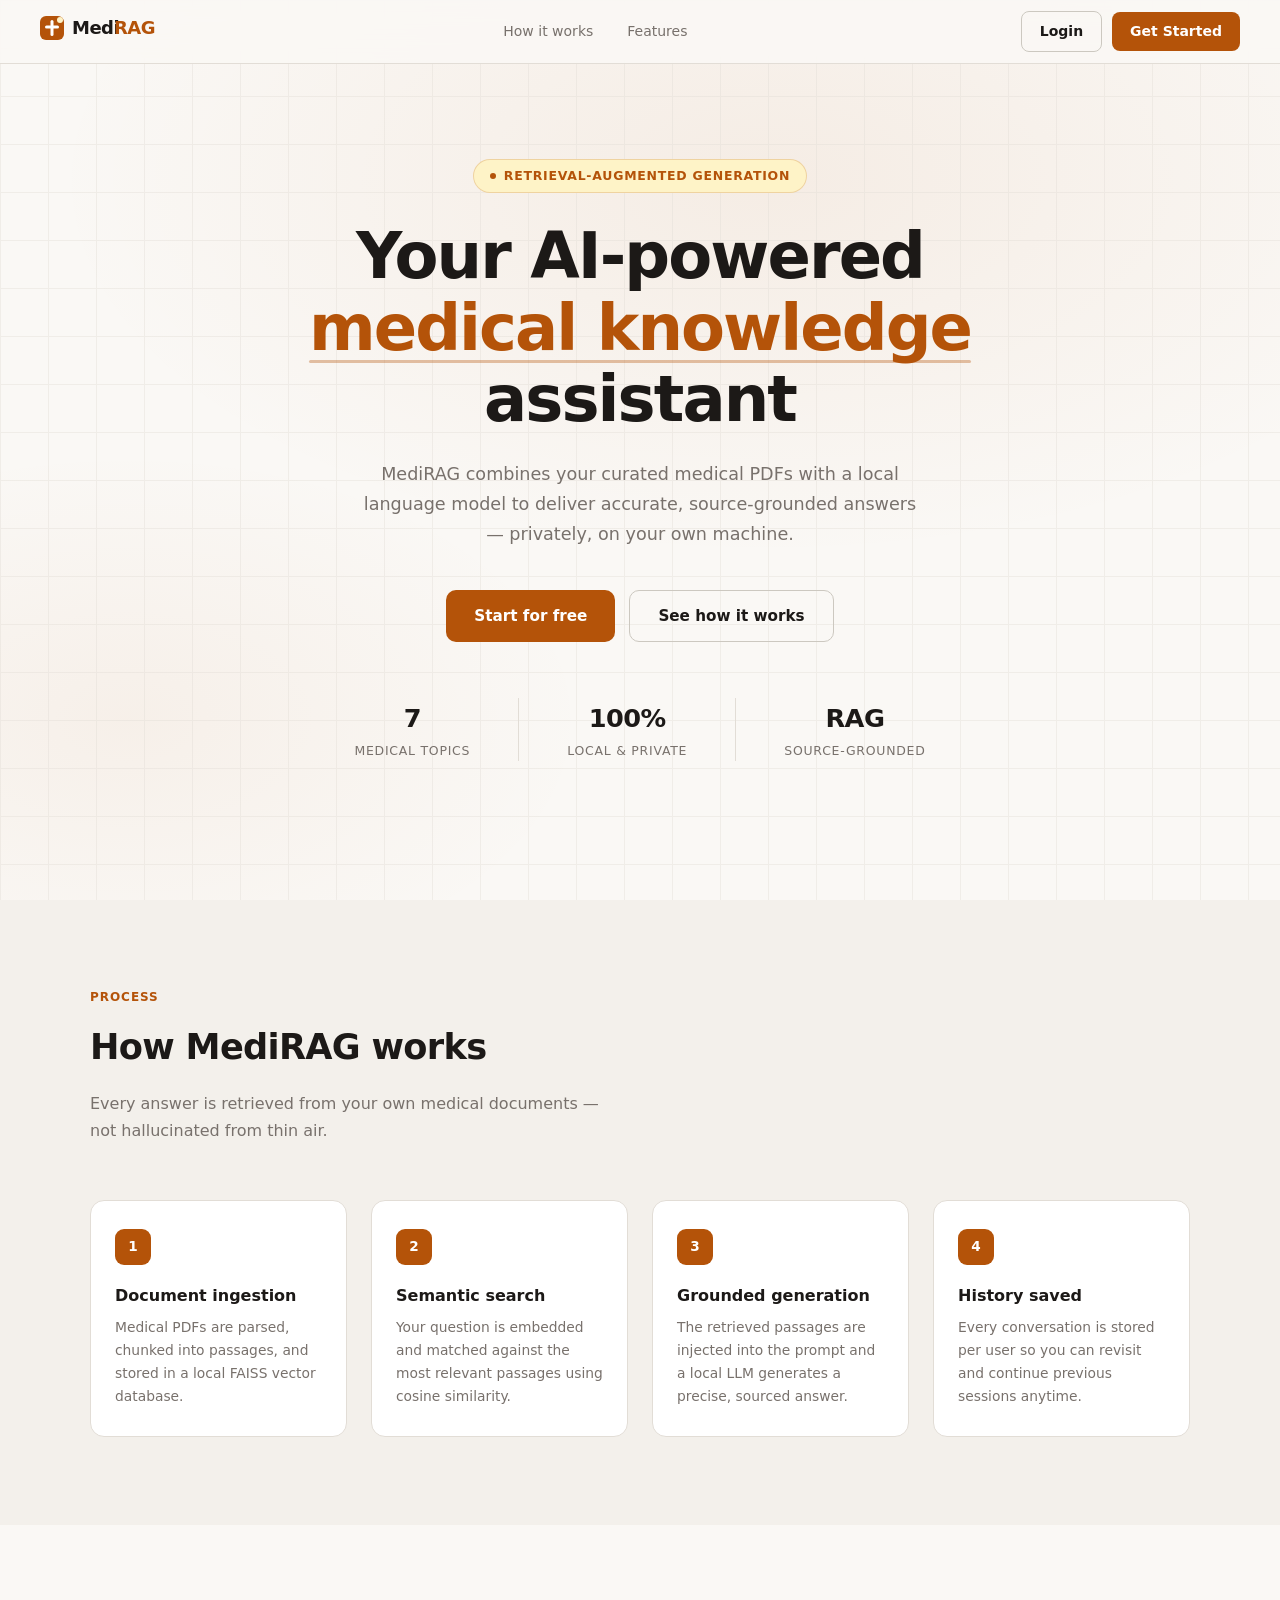
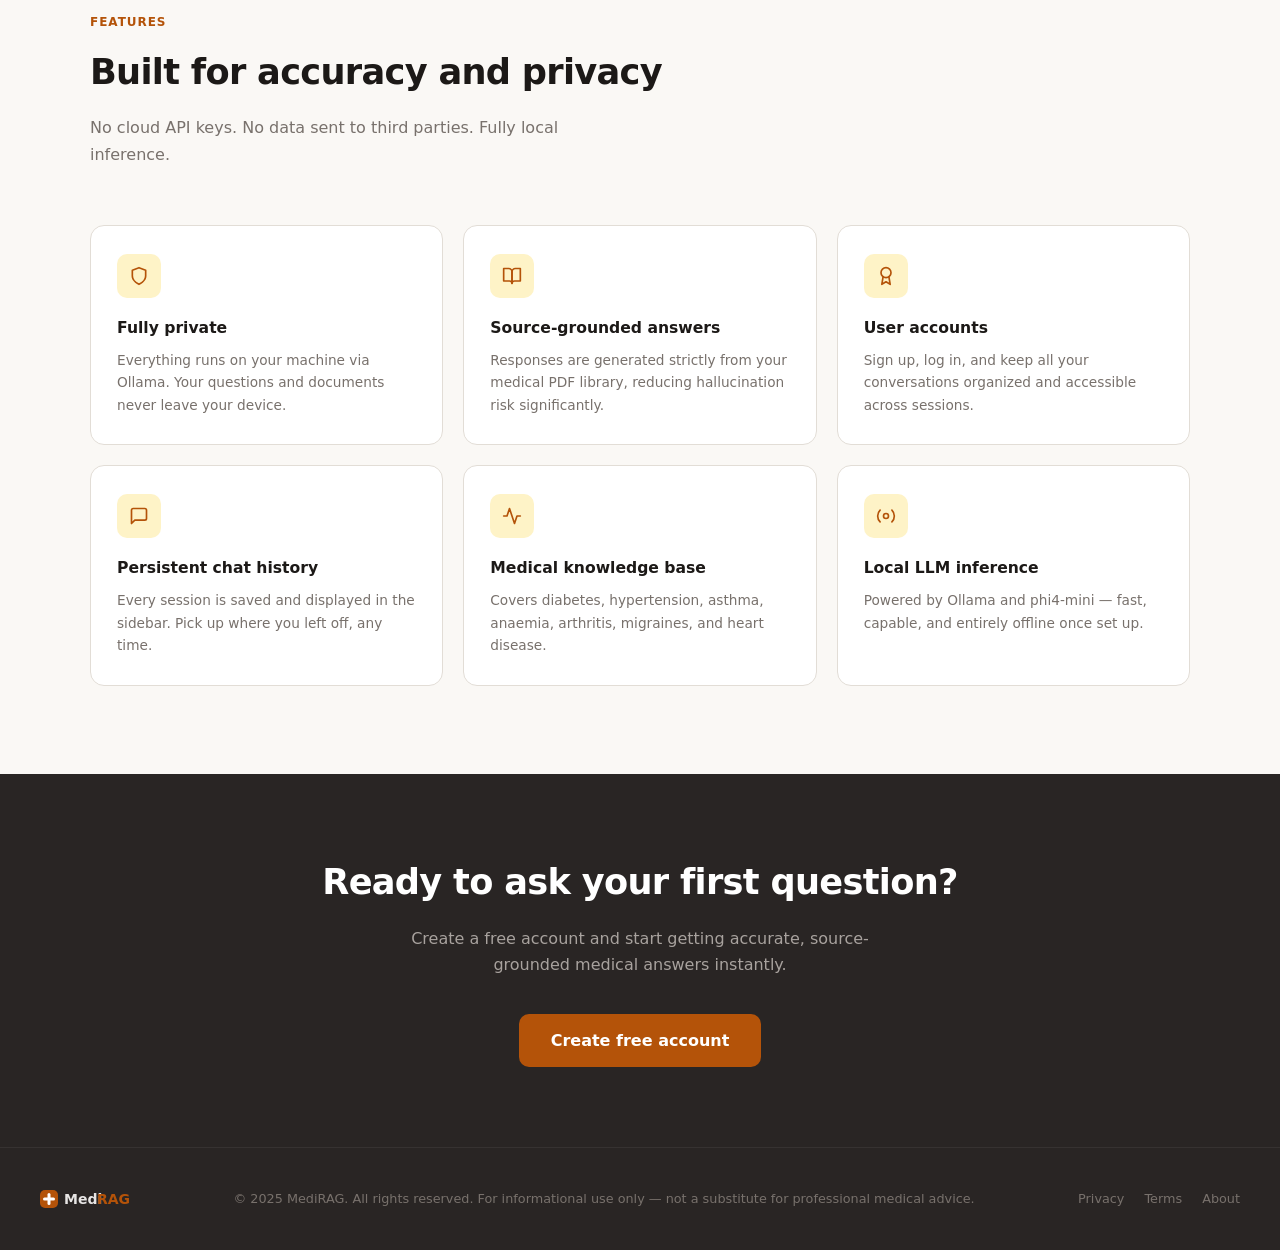
<file: static/index.html>
<!DOCTYPE html>
<html lang="en">
<head>
  <meta charset="UTF-8"/>
  <meta name="viewport" content="width=device-width, initial-scale=1.0"/>
  <title>MediRAG — AI Medical Assistant</title>
  <link rel="stylesheet" href="style.css"/>
  <style>
    /* ── NAV ── */
    .nav {
      position: fixed;
      top: 0; left: 0; right: 0;
      z-index: 100;
      background: rgba(250,248,245,0.92);
      backdrop-filter: blur(12px);
      border-bottom: 1px solid var(--border);
      padding: 0 40px;
      height: 64px;
      display: flex;
      align-items: center;
      justify-content: space-between;
    }

    .nav-links {
      display: flex;
      align-items: center;
      gap: 6px;
    }

    .nav-link {
      padding: 7px 14px;
      border-radius: 7px;
      font-size: 0.875rem;
      font-weight: 500;
      color: var(--muted);
      transition: all 0.18s;
    }
    .nav-link:hover { color: var(--text); background: var(--surface2); }

    .nav-cta {
      display: flex;
      align-items: center;
      gap: 10px;
    }

    /* ── HERO ── */
    .hero {
      min-height: 100vh;
      display: flex;
      align-items: center;
      justify-content: center;
      padding: 100px 40px 80px;
      position: relative;
      overflow: hidden;
    }

    .hero-bg {
      position: absolute;
      inset: 0;
      background:
        radial-gradient(ellipse 80% 60% at 60% 20%, rgba(180,83,9,0.07) 0%, transparent 70%),
        radial-gradient(ellipse 60% 50% at 10% 80%, rgba(180,83,9,0.05) 0%, transparent 60%);
      pointer-events: none;
    }

    .hero-grid {
      position: absolute;
      inset: 0;
      background-image:
        linear-gradient(var(--border) 1px, transparent 1px),
        linear-gradient(90deg, var(--border) 1px, transparent 1px);
      background-size: 48px 48px;
      opacity: 0.4;
      pointer-events: none;
    }

    .hero-inner {
      max-width: 760px;
      text-align: center;
      position: relative;
      z-index: 1;
    }

    .hero-badge {
      display: inline-flex;
      align-items: center;
      gap: 8px;
      background: var(--accent-light);
      border: 1px solid rgba(180,83,9,0.2);
      color: var(--accent);
      padding: 6px 16px;
      border-radius: 20px;
      font-size: 0.78rem;
      font-weight: 700;
      letter-spacing: 0.06em;
      text-transform: uppercase;
      margin-bottom: 28px;
    }

    .hero-badge .dot {
      width: 6px; height: 6px;
      background: var(--accent);
      border-radius: 50%;
      animation: blink 2s ease-in-out infinite;
    }

    @keyframes blink {
      0%, 100% { opacity: 1; }
      50%       { opacity: 0.3; }
    }

    .hero h1 {
      font-size: clamp(2.4rem, 6vw, 4rem);
      font-weight: 800;
      line-height: 1.12;
      color: var(--text);
      letter-spacing: -0.03em;
      margin-bottom: 24px;
    }

    .hero h1 .highlight {
      color: var(--accent);
      position: relative;
    }

    .hero h1 .highlight::after {
      content: '';
      position: absolute;
      bottom: 2px;
      left: 0; right: 0;
      height: 3px;
      background: var(--accent);
      border-radius: 2px;
      opacity: 0.35;
    }

    .hero-desc {
      font-size: 1.1rem;
      color: var(--muted);
      max-width: 560px;
      margin: 0 auto 40px;
      line-height: 1.7;
    }

    .hero-actions {
      display: flex;
      gap: 14px;
      justify-content: center;
      flex-wrap: wrap;
      margin-bottom: 56px;
    }

    .hero-actions .btn { padding: 13px 28px; font-size: 0.95rem; border-radius: 10px; }

    .hero-stats {
      display: flex;
      gap: 48px;
      justify-content: center;
      flex-wrap: wrap;
    }

    .hero-stat {
      text-align: center;
    }

    .hero-stat .num {
      font-size: 1.6rem;
      font-weight: 800;
      color: var(--text);
      letter-spacing: -0.02em;
    }

    .hero-stat .label {
      font-size: 0.78rem;
      color: var(--muted);
      text-transform: uppercase;
      letter-spacing: 0.06em;
      margin-top: 2px;
    }

    .hero-stat-divider {
      width: 1px;
      background: var(--border);
      align-self: stretch;
    }

    /* ── SECTION ── */
    section {
      padding: 88px 40px;
    }

    .section-inner {
      max-width: 1100px;
      margin: 0 auto;
    }

    .section-tag {
      font-size: 0.75rem;
      font-weight: 700;
      text-transform: uppercase;
      letter-spacing: 0.08em;
      color: var(--accent);
      margin-bottom: 12px;
    }

    .section-title {
      font-size: clamp(1.6rem, 3.5vw, 2.2rem);
      font-weight: 800;
      color: var(--text);
      letter-spacing: -0.02em;
      margin-bottom: 14px;
    }

    .section-sub {
      font-size: 1rem;
      color: var(--muted);
      max-width: 520px;
      line-height: 1.7;
    }

    /* ── HOW IT WORKS ── */
    #how { background: var(--bg2); }

    .steps {
      display: grid;
      grid-template-columns: repeat(auto-fit, minmax(220px, 1fr));
      gap: 24px;
      margin-top: 56px;
    }

    .step {
      background: var(--surface);
      border: 1px solid var(--border);
      border-radius: 14px;
      padding: 28px 24px;
      position: relative;
    }

    .step-num {
      width: 36px; height: 36px;
      background: var(--accent);
      color: white;
      border-radius: 9px;
      display: flex;
      align-items: center;
      justify-content: center;
      font-size: 0.85rem;
      font-weight: 800;
      margin-bottom: 18px;
    }

    .step h3 {
      font-size: 1rem;
      font-weight: 700;
      color: var(--text);
      margin-bottom: 8px;
    }

    .step p {
      font-size: 0.865rem;
      color: var(--muted);
      line-height: 1.65;
    }

    /* ── FEATURES ── */
    .features-grid {
      display: grid;
      grid-template-columns: repeat(auto-fit, minmax(300px, 1fr));
      gap: 20px;
      margin-top: 56px;
    }

    .feat-card {
      background: var(--surface);
      border: 1px solid var(--border);
      border-radius: 14px;
      padding: 28px 26px;
      transition: box-shadow 0.2s, transform 0.2s;
    }

    .feat-card:hover { box-shadow: var(--shadow); transform: translateY(-2px); }

    .feat-icon {
      width: 44px; height: 44px;
      background: var(--accent-light);
      border-radius: 10px;
      display: flex;
      align-items: center;
      justify-content: center;
      margin-bottom: 18px;
    }

    .feat-icon svg { width: 20px; height: 20px; stroke: var(--accent); fill: none; stroke-width: 2; stroke-linecap: round; stroke-linejoin: round; }

    .feat-card h3 {
      font-size: 0.975rem;
      font-weight: 700;
      color: var(--text);
      margin-bottom: 8px;
    }

    .feat-card p {
      font-size: 0.855rem;
      color: var(--muted);
      line-height: 1.65;
    }

    /* ── CTA BAND ── */
    .cta-band {
      background: var(--primary);
      color: white;
      padding: 80px 40px;
      text-align: center;
    }

    .cta-band h2 {
      font-size: clamp(1.6rem, 3.5vw, 2.2rem);
      font-weight: 800;
      letter-spacing: -0.02em;
      margin-bottom: 16px;
    }

    .cta-band p {
      font-size: 1rem;
      color: #a8a29e;
      margin-bottom: 36px;
      max-width: 480px;
      margin-left: auto;
      margin-right: auto;
    }

    .cta-band .btn-primary {
      background: var(--accent);
      font-size: 1rem;
      padding: 14px 32px;
      border-radius: 10px;
    }

    /* ── FOOTER ── */
    footer {
      background: var(--primary);
      border-top: 1px solid rgba(255,255,255,0.06);
      padding: 40px;
      display: flex;
      align-items: center;
      justify-content: space-between;
      flex-wrap: gap;
      gap: 16px;
    }

    footer .foot-copy {
      font-size: 0.8rem;
      color: #78716c;
    }

    footer .foot-links {
      display: flex;
      gap: 20px;
    }

    footer .foot-links a {
      font-size: 0.8rem;
      color: #78716c;
      transition: color 0.15s;
    }

    footer .foot-links a:hover { color: #e7e5e4; }
  </style>
</head>
<body>

<!-- ══════════════════ NAVBAR ══════════════════ -->
<nav class="nav">
  <a href="index.html">
    <svg width="130" height="32" viewBox="0 0 130 32" fill="none" xmlns="http://www.w3.org/2000/svg">
      <!-- Icon mark -->
      <rect x="0" y="4" width="24" height="24" rx="6" fill="#b45309"/>
      <!-- Cross bars -->
      <rect x="10.5" y="8" width="3" height="16" rx="1.5" fill="white"/>
      <rect x="5" y="13.5" width="14" height="3" rx="1.5" fill="white"/>
      <!-- RAG dot accent -->
      <circle cx="20" cy="8" r="3" fill="#fef3c7"/>
      <!-- Wordmark -->
      <text x="32" y="22" font-family="'Segoe UI', system-ui, sans-serif" font-weight="800" font-size="18" letter-spacing="-0.5" fill="#1c1917">Medi</text>
      <text x="74" y="22" font-family="'Segoe UI', system-ui, sans-serif" font-weight="800" font-size="18" letter-spacing="-0.5" fill="#b45309">RAG</text>
    </svg>
  </a>

  <div class="nav-links">
    <a href="#how"      class="nav-link">How it works</a>
    <a href="#features" class="nav-link">Features</a>
  </div>

  <div class="nav-cta">
    <a href="auth.html" class="btn btn-outline" style="padding:8px 18px;font-size:0.875rem;">Login</a>
    <a href="auth.html?tab=signup" class="btn btn-primary" style="padding:8px 18px;font-size:0.875rem;">Get Started</a>
  </div>
</nav>

<!-- ══════════════════ HERO ══════════════════ -->
<main>
  <section class="hero">
    <div class="hero-bg"></div>
    <div class="hero-grid"></div>

    <div class="hero-inner">
      <div class="hero-badge">
        <span class="dot"></span>
        Retrieval-Augmented Generation
      </div>

      <h1>
        Your AI-powered<br/>
        <span class="highlight">medical knowledge</span><br/>
        assistant
      </h1>

      <p class="hero-desc">
        MediRAG combines your curated medical PDFs with a local language model to
        deliver accurate, source-grounded answers — privately, on your own machine.
      </p>

      <div class="hero-actions">
        <a href="auth.html?tab=signup" class="btn btn-primary">Start for free</a>
        <a href="#how" class="btn btn-outline">See how it works</a>
      </div>

      <div class="hero-stats">
        <div class="hero-stat">
          <div class="num">7</div>
          <div class="label">Medical topics</div>
        </div>
        <div class="hero-stat-divider"></div>
        <div class="hero-stat">
          <div class="num">100%</div>
          <div class="label">Local &amp; private</div>
        </div>
        <div class="hero-stat-divider"></div>
        <div class="hero-stat">
          <div class="num">RAG</div>
          <div class="label">Source-grounded</div>
        </div>
      </div>
    </div>
  </section>

  <!-- ══════════════════ HOW IT WORKS ══════════════════ -->
  <section id="how">
    <div class="section-inner">
      <div class="section-tag">Process</div>
      <h2 class="section-title">How MediRAG works</h2>
      <p class="section-sub">
        Every answer is retrieved from your own medical documents — not hallucinated
        from thin air.
      </p>

      <div class="steps">
        <div class="step">
          <div class="step-num">1</div>
          <h3>Document ingestion</h3>
          <p>Medical PDFs are parsed, chunked into passages, and stored in a local FAISS vector database.</p>
        </div>
        <div class="step">
          <div class="step-num">2</div>
          <h3>Semantic search</h3>
          <p>Your question is embedded and matched against the most relevant passages using cosine similarity.</p>
        </div>
        <div class="step">
          <div class="step-num">3</div>
          <h3>Grounded generation</h3>
          <p>The retrieved passages are injected into the prompt and a local LLM generates a precise, sourced answer.</p>
        </div>
        <div class="step">
          <div class="step-num">4</div>
          <h3>History saved</h3>
          <p>Every conversation is stored per user so you can revisit and continue previous sessions anytime.</p>
        </div>
      </div>
    </div>
  </section>

  <!-- ══════════════════ FEATURES ══════════════════ -->
  <section id="features">
    <div class="section-inner">
      <div class="section-tag">Features</div>
      <h2 class="section-title">Built for accuracy and privacy</h2>
      <p class="section-sub">
        No cloud API keys. No data sent to third parties. Fully local inference.
      </p>

      <div class="features-grid">
        <div class="feat-card">
          <div class="feat-icon">
            <svg viewBox="0 0 24 24"><path d="M12 22s8-4 8-10V5l-8-3-8 3v7c0 6 8 10 8 10z"/></svg>
          </div>
          <h3>Fully private</h3>
          <p>Everything runs on your machine via Ollama. Your questions and documents never leave your device.</p>
        </div>
        <div class="feat-card">
          <div class="feat-icon">
            <svg viewBox="0 0 24 24"><path d="M2 3h6a4 4 0 0 1 4 4v14a3 3 0 0 0-3-3H2z"/><path d="M22 3h-6a4 4 0 0 0-4 4v14a3 3 0 0 1 3-3h7z"/></svg>
          </div>
          <h3>Source-grounded answers</h3>
          <p>Responses are generated strictly from your medical PDF library, reducing hallucination risk significantly.</p>
        </div>
        <div class="feat-card">
          <div class="feat-icon">
            <svg viewBox="0 0 24 24"><circle cx="12" cy="8" r="6"/><path d="M15.477 12.89L17 22l-5-3-5 3 1.523-9.11"/></svg>
          </div>
          <h3>User accounts</h3>
          <p>Sign up, log in, and keep all your conversations organized and accessible across sessions.</p>
        </div>
        <div class="feat-card">
          <div class="feat-icon">
            <svg viewBox="0 0 24 24"><path d="M21 15a2 2 0 0 1-2 2H7l-4 4V5a2 2 0 0 1 2-2h14a2 2 0 0 1 2 2z"/></svg>
          </div>
          <h3>Persistent chat history</h3>
          <p>Every session is saved and displayed in the sidebar. Pick up where you left off, any time.</p>
        </div>
        <div class="feat-card">
          <div class="feat-icon">
            <svg viewBox="0 0 24 24"><polyline points="22 12 18 12 15 21 9 3 6 12 2 12"/></svg>
          </div>
          <h3>Medical knowledge base</h3>
          <p>Covers diabetes, hypertension, asthma, anaemia, arthritis, migraines, and heart disease.</p>
        </div>
        <div class="feat-card">
          <div class="feat-icon">
            <svg viewBox="0 0 24 24"><circle cx="12" cy="12" r="3"/><path d="M19.07 4.93a10 10 0 0 1 0 14.14M4.93 4.93a10 10 0 0 0 0 14.14"/></svg>
          </div>
          <h3>Local LLM inference</h3>
          <p>Powered by Ollama and phi4-mini — fast, capable, and entirely offline once set up.</p>
        </div>
      </div>
    </div>
  </section>

  <!-- ══════════════════ CTA BAND ══════════════════ -->
  <div class="cta-band">
    <h2>Ready to ask your first question?</h2>
    <p>Create a free account and start getting accurate, source-grounded medical answers instantly.</p>
    <a href="auth.html?tab=signup" class="btn btn-primary">Create free account</a>
  </div>
</main>

<!-- ══════════════════ FOOTER ══════════════════ -->
<footer>
  <div style="display:flex;align-items:center;gap:10px;">
    <svg width="90" height="22" viewBox="0 0 90 22" fill="none" xmlns="http://www.w3.org/2000/svg">
      <rect x="0" y="2" width="18" height="18" rx="5" fill="#b45309"/>
      <rect x="7.5" y="5" width="3" height="12" rx="1.5" fill="white"/>
      <rect x="3" y="9.5" width="12" height="3" rx="1.5" fill="white"/>
      <text x="24" y="16" font-family="'Segoe UI', system-ui, sans-serif" font-weight="800" font-size="14" fill="#e7e5e4">Medi</text>
      <text x="57" y="16" font-family="'Segoe UI', system-ui, sans-serif" font-weight="800" font-size="14" fill="#b45309">RAG</text>
    </svg>
  </div>
  <p class="foot-copy">© 2025 MediRAG. All rights reserved. For informational use only — not a substitute for professional medical advice.</p>
  <div class="foot-links">
    <a href="#">Privacy</a>
    <a href="#">Terms</a>
    <a href="#">About</a>
  </div>
</footer>

</body>
</html>
</file>
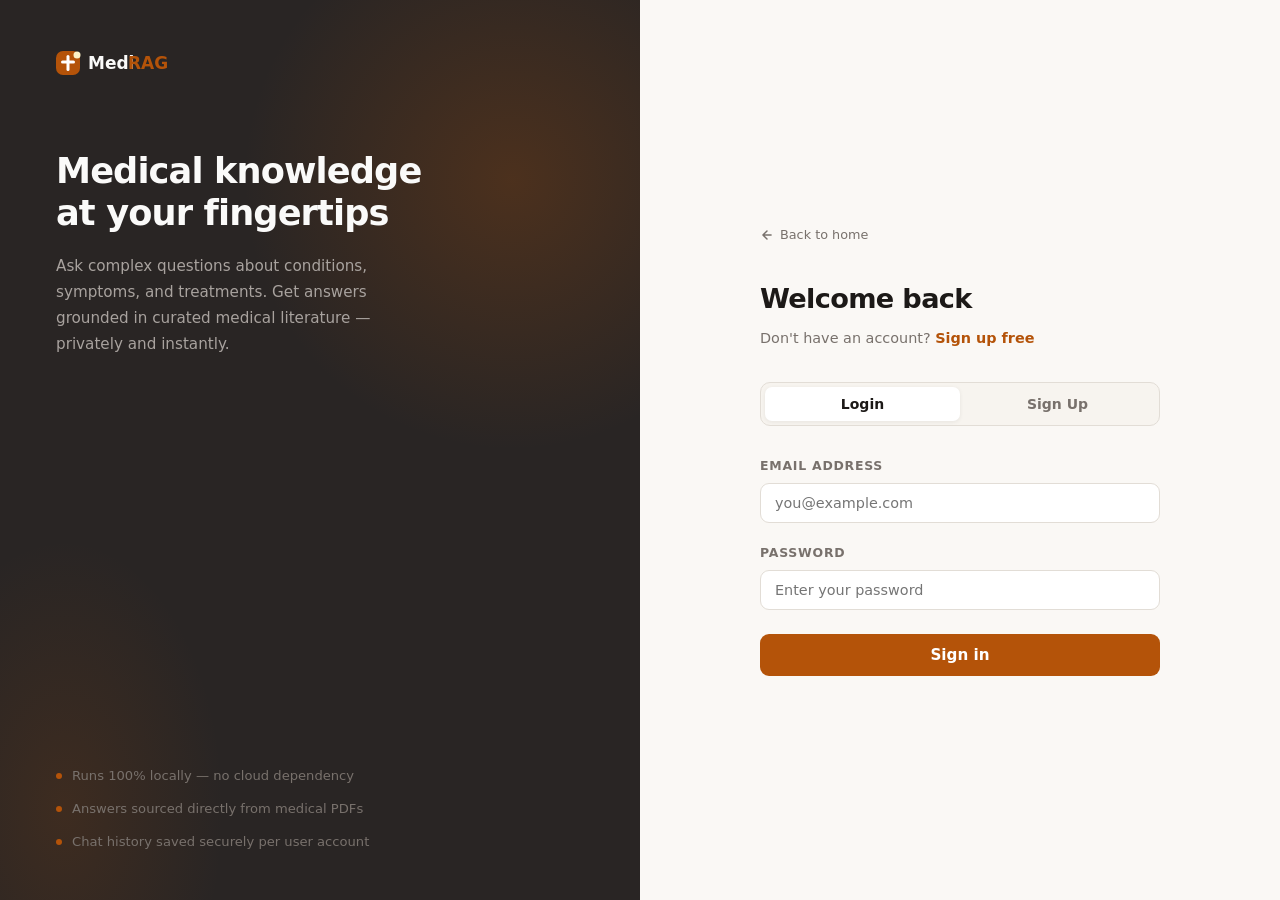
<file: static/auth.html>
<!DOCTYPE html>
<html lang="en">
<head>
  <meta charset="UTF-8"/>
  <meta name="viewport" content="width=device-width, initial-scale=1.0"/>
  <title>MediRAG — Sign in</title>
  <link rel="stylesheet" href="style.css"/>
  <style>
    body { min-height: 100vh; display: flex; flex-direction: column; background: var(--bg2); }

    .auth-layout {
      flex: 1;
      display: grid;
      grid-template-columns: 1fr 1fr;
      min-height: 100vh;
    }

    /* ── LEFT PANEL ── */
    .auth-left {
      background: var(--primary);
      padding: 48px 56px;
      display: flex;
      flex-direction: column;
      justify-content: space-between;
      position: relative;
      overflow: hidden;
    }

    .auth-left-bg {
      position: absolute;
      inset: 0;
      background:
        radial-gradient(ellipse 70% 50% at 80% 20%, rgba(180,83,9,0.25) 0%, transparent 60%),
        radial-gradient(ellipse 50% 60% at 10% 90%, rgba(180,83,9,0.15) 0%, transparent 50%);
      pointer-events: none;
    }

    .auth-left-content { position: relative; z-index: 1; }

    .auth-left-logo {
      display: flex;
      align-items: center;
      gap: 12px;
      margin-bottom: 72px;
    }

    .auth-left h2 {
      font-size: clamp(1.6rem, 3vw, 2.2rem);
      font-weight: 800;
      color: #fafaf9;
      letter-spacing: -0.025em;
      line-height: 1.2;
      margin-bottom: 20px;
    }

    .auth-left p {
      font-size: 0.95rem;
      color: #a8a29e;
      line-height: 1.7;
      max-width: 380px;
    }

    .auth-left-footer { position: relative; z-index: 1; }

    .auth-trust {
      display: flex;
      flex-direction: column;
      gap: 12px;
    }

    .auth-trust-item {
      display: flex;
      align-items: center;
      gap: 10px;
      font-size: 0.82rem;
      color: #78716c;
    }

    .trust-dot {
      width: 6px; height: 6px;
      background: var(--accent);
      border-radius: 50%;
      flex-shrink: 0;
    }

    /* ── RIGHT PANEL ── */
    .auth-right {
      display: flex;
      align-items: center;
      justify-content: center;
      padding: 48px 40px;
      background: var(--bg);
    }

    .auth-form-wrap {
      width: 100%;
      max-width: 400px;
    }

    .auth-form-wrap h1 {
      font-size: 1.7rem;
      font-weight: 800;
      color: var(--text);
      letter-spacing: -0.025em;
      margin-bottom: 6px;
    }

    .auth-form-wrap .sub {
      font-size: 0.9rem;
      color: var(--muted);
      margin-bottom: 32px;
    }

    .auth-form-wrap .sub a {
      color: var(--accent);
      font-weight: 600;
    }

    .auth-tabs {
      display: flex;
      background: var(--surface2);
      border: 1px solid var(--border);
      border-radius: 10px;
      padding: 4px;
      margin-bottom: 30px;
    }

    .auth-tab {
      flex: 1;
      padding: 9px 12px;
      border: none;
      background: transparent;
      border-radius: 7px;
      font-size: 0.875rem;
      font-weight: 600;
      color: var(--muted);
      cursor: pointer;
      transition: all 0.18s;
    }

    .auth-tab.active {
      background: var(--surface);
      color: var(--text);
      box-shadow: var(--shadow-sm);
    }

    .auth-form { display: none; }
    .auth-form.active { display: block; }

    .divider {
      text-align: center;
      position: relative;
      margin: 18px 0;
      font-size: 0.78rem;
      color: var(--subtle);
    }

    .divider::before, .divider::after {
      content: '';
      position: absolute;
      top: 50%;
      width: calc(50% - 24px);
      height: 1px;
      background: var(--border);
    }

    .divider::before { left: 0; }
    .divider::after  { right: 0; }

    .back-link {
      display: inline-flex;
      align-items: center;
      gap: 6px;
      font-size: 0.8rem;
      color: var(--muted);
      margin-bottom: 32px;
      transition: color 0.15s;
    }

    .back-link:hover { color: var(--text); }

    @media (max-width: 720px) {
      .auth-layout { grid-template-columns: 1fr; }
      .auth-left   { display: none; }
    }
  </style>
</head>
<body>

<div class="auth-layout">

  <!-- LEFT PANEL -->
  <div class="auth-left">
    <div class="auth-left-bg"></div>
    <div class="auth-left-content">
      <div class="auth-left-logo">
        <svg width="120" height="30" viewBox="0 0 120 30" fill="none" xmlns="http://www.w3.org/2000/svg">
          <rect x="0" y="3" width="24" height="24" rx="7" fill="#b45309"/>
          <rect x="10.5" y="7" width="3" height="16" rx="1.5" fill="white"/>
          <rect x="5" y="12.5" width="14" height="3" rx="1.5" fill="white"/>
          <circle cx="21" cy="7" r="3.5" fill="#fef3c7"/>
          <text x="32" y="21" font-family="'Segoe UI', system-ui, sans-serif" font-weight="800" font-size="17" fill="#fafaf9">Medi</text>
          <text x="72" y="21" font-family="'Segoe UI', system-ui, sans-serif" font-weight="800" font-size="17" fill="#b45309">RAG</text>
        </svg>
      </div>

      <h2>Medical knowledge<br/>at your fingertips</h2>
      <p>
        Ask complex questions about conditions, symptoms, and treatments.
        Get answers grounded in curated medical literature — privately and instantly.
      </p>
    </div>

    <div class="auth-left-footer">
      <div class="auth-trust">
        <div class="auth-trust-item">
          <div class="trust-dot"></div>
          Runs 100% locally — no cloud dependency
        </div>
        <div class="auth-trust-item">
          <div class="trust-dot"></div>
          Answers sourced directly from medical PDFs
        </div>
        <div class="auth-trust-item">
          <div class="trust-dot"></div>
          Chat history saved securely per user account
        </div>
      </div>
    </div>
  </div>

  <!-- RIGHT PANEL -->
  <div class="auth-right">
    <div class="auth-form-wrap">
      <a href="index.html" class="back-link">
        <svg width="14" height="14" viewBox="0 0 24 24" fill="none" stroke="currentColor" stroke-width="2.5" stroke-linecap="round" stroke-linejoin="round"><path d="M19 12H5M12 5l-7 7 7 7"/></svg>
        Back to home
      </a>

      <h1 id="form-title">Welcome back</h1>
      <p class="sub" id="form-sub">Don't have an account? <a href="#" onclick="switchTab('signup');return false;">Sign up free</a></p>

      <div class="auth-tabs">
        <button class="auth-tab active" id="tab-login"  onclick="switchTab('login')">Login</button>
        <button class="auth-tab"        id="tab-signup" onclick="switchTab('signup')">Sign Up</button>
      </div>

      <div id="alert" class="alert alert-error"></div>

      <!-- LOGIN -->
      <form class="auth-form active" id="form-login" onsubmit="handleLogin(event)">
        <div class="form-group">
          <label>Email address</label>
          <input type="email" id="l-email" placeholder="you@example.com" required/>
        </div>
        <div class="form-group">
          <label>Password</label>
          <input type="password" id="l-pass" placeholder="Enter your password" required/>
        </div>
        <button type="submit" class="btn btn-primary" id="btn-login" style="width:100%;padding:12px;font-size:0.95rem;border-radius:9px;margin-top:4px;">
          Sign in
        </button>
      </form>

      <!-- SIGNUP -->
      <form class="auth-form" id="form-signup" onsubmit="handleSignup(event)">
        <div class="form-group">
          <label>Full name</label>
          <input type="text" id="s-name" placeholder="Your name" required/>
        </div>
        <div class="form-group">
          <label>Email address</label>
          <input type="email" id="s-email" placeholder="you@example.com" required/>
        </div>
        <div class="form-group">
          <label>Password</label>
          <input type="password" id="s-pass" placeholder="Min. 6 characters" required/>
        </div>
        <button type="submit" class="btn btn-primary" id="btn-signup" style="width:100%;padding:12px;font-size:0.95rem;border-radius:9px;margin-top:4px;">
          Create account
        </button>
      </form>
    </div>
  </div>

</div>

<script>
  // Pre-select tab from URL
  const params = new URLSearchParams(window.location.search);
  if (params.get("tab") === "signup") switchTab("signup");

  // Redirect if already logged in
  if (localStorage.getItem("token")) window.location.href = "chat.html";

  function switchTab(tab) {
    const isLogin = tab === "login";
    document.getElementById("tab-login").classList.toggle("active", isLogin);
    document.getElementById("tab-signup").classList.toggle("active", !isLogin);
    document.getElementById("form-login").classList.toggle("active", isLogin);
    document.getElementById("form-signup").classList.toggle("active", !isLogin);
    document.getElementById("form-title").textContent = isLogin ? "Welcome back" : "Create your account";
    document.getElementById("form-sub").innerHTML = isLogin
      ? `Don't have an account? <a href="#" onclick="switchTab('signup');return false;">Sign up free</a>`
      : `Already have an account? <a href="#" onclick="switchTab('login');return false;">Sign in</a>`;
    hideAlert();
  }

  function showAlert(msg) {
    const el = document.getElementById("alert");
    el.textContent = msg;
    el.className = "alert alert-error show";
  }

  function hideAlert() {
    document.getElementById("alert").className = "alert alert-error";
  }

  async function handleLogin(e) {
    e.preventDefault();
    hideAlert();
    const btn = document.getElementById("btn-login");
    btn.disabled = true; btn.textContent = "Signing in...";
    try {
      const res  = await fetch("/api/login", {
        method: "POST",
        headers: { "Content-Type": "application/json" },
        body: JSON.stringify({ email: document.getElementById("l-email").value.trim(), password: document.getElementById("l-pass").value })
      });
      const data = await res.json();
      if (!res.ok) { showAlert(data.error); return; }
      localStorage.setItem("token", data.token);
      localStorage.setItem("userName", data.name);
      window.location.href = "chat.html";
    } catch { showAlert("Could not reach the server."); }
    finally { btn.disabled = false; btn.textContent = "Sign in"; }
  }

  async function handleSignup(e) {
    e.preventDefault();
    hideAlert();
    const btn = document.getElementById("btn-signup");
    btn.disabled = true; btn.textContent = "Creating account...";
    try {
      const res  = await fetch("/api/signup", {
        method: "POST",
        headers: { "Content-Type": "application/json" },
        body: JSON.stringify({
          name:     document.getElementById("s-name").value.trim(),
          email:    document.getElementById("s-email").value.trim(),
          password: document.getElementById("s-pass").value
        })
      });
      const data = await res.json();
      if (!res.ok) { showAlert(data.error); return; }
      localStorage.setItem("token", data.token);
      localStorage.setItem("userName", data.name);
      window.location.href = "chat.html";
    } catch { showAlert("Could not reach the server."); }
    finally { btn.disabled = false; btn.textContent = "Create account"; }
  }
</script>
</body>
</html>
</file>
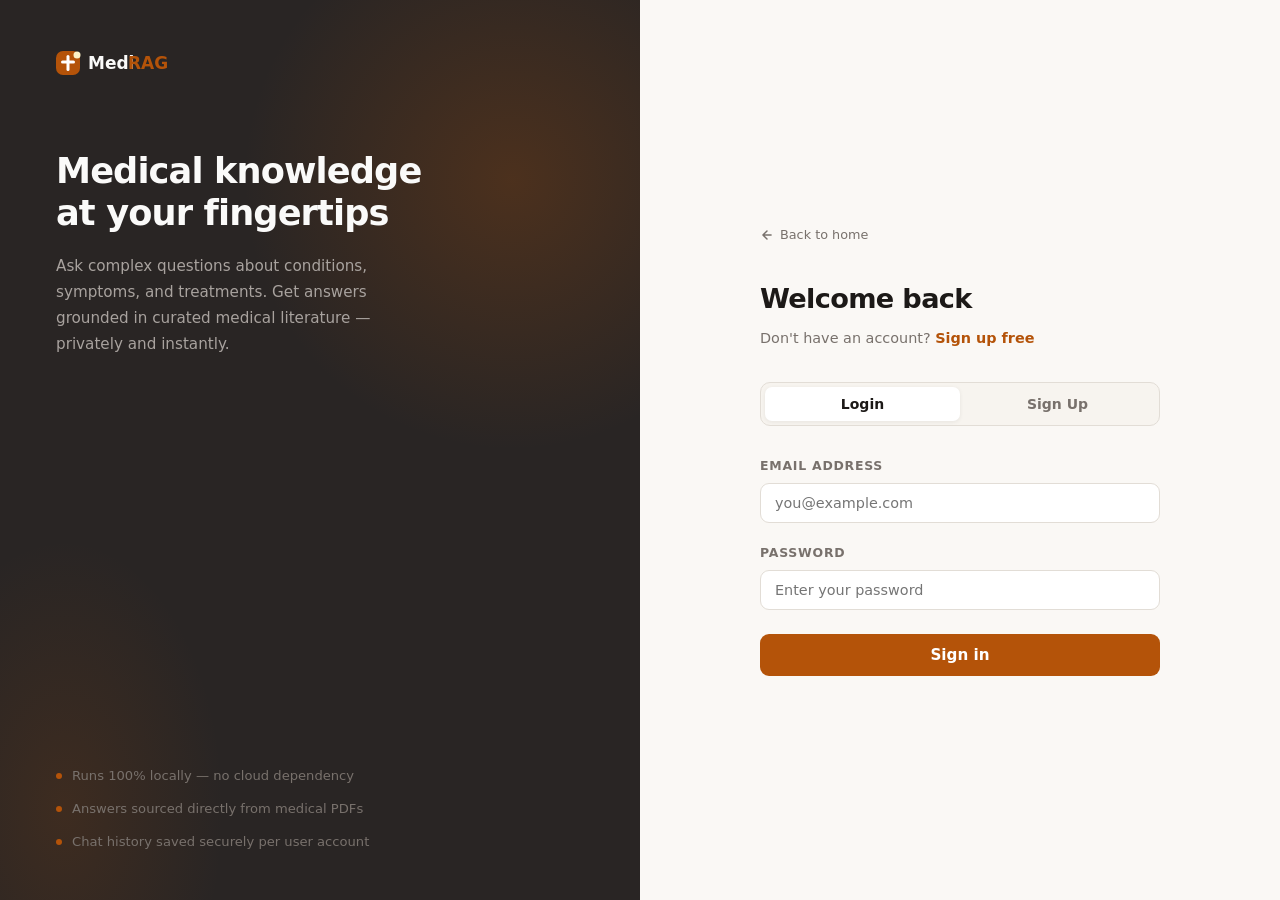
<file: static/chat.html>
<!DOCTYPE html>
<html lang="en">
<head>
  <meta charset="UTF-8"/>
  <meta name="viewport" content="width=device-width, initial-scale=1.0"/>
  <title>MediRAG — Chat</title>
  <link rel="stylesheet" href="style.css"/>
  <style>
    html, body { height: 100%; overflow: hidden; }

    body {
      display: flex;
      flex-direction: column;
      background: var(--bg);
    }

    /* ── TOP BAR ── */
    .topbar {
      height: 56px;
      flex-shrink: 0;
      background: var(--surface);
      border-bottom: 1px solid var(--border);
      display: flex;
      align-items: center;
      justify-content: space-between;
      padding: 0 20px;
      z-index: 50;
    }

    .topbar-left {
      display: flex;
      align-items: center;
      gap: 12px;
    }

    .sidebar-toggle {
      width: 32px; height: 32px;
      display: flex;
      flex-direction: column;
      justify-content: center;
      align-items: center;
      gap: 5px;
      cursor: pointer;
      border-radius: 7px;
      border: none;
      background: transparent;
      transition: background 0.15s;
    }
    .sidebar-toggle:hover { background: var(--surface2); }
    .sidebar-toggle span {
      display: block;
      width: 18px; height: 2px;
      background: var(--text2);
      border-radius: 2px;
      transition: all 0.2s;
    }

    .topbar-right {
      display: flex;
      align-items: center;
      gap: 10px;
    }

    .user-chip {
      display: flex;
      align-items: center;
      gap: 8px;
      padding: 5px 12px 5px 6px;
      background: var(--surface2);
      border: 1px solid var(--border);
      border-radius: 20px;
      cursor: pointer;
      transition: border-color 0.15s;
      text-decoration: none;
    }
    .user-chip:hover { border-color: var(--border2); }

    .u-avatar {
      width: 26px; height: 26px;
      border-radius: 50%;
      background: var(--accent);
      display: flex;
      align-items: center;
      justify-content: center;
      font-size: 11px;
      font-weight: 800;
      color: white;
      flex-shrink: 0;
    }

    .user-chip span {
      font-size: 0.82rem;
      font-weight: 600;
      color: var(--text);
    }

    /* ── LAYOUT ── */
    .layout {
      flex: 1;
      display: flex;
      overflow: hidden;
    }

    /* ── SIDEBAR ── */
    .sidebar {
      width: 268px;
      flex-shrink: 0;
      background: var(--surface);
      border-right: 1px solid var(--border);
      display: flex;
      flex-direction: column;
      transition: width 0.22s ease, opacity 0.22s ease;
      overflow: hidden;
    }

    .sidebar.collapsed {
      width: 0;
      opacity: 0;
    }

    .sidebar-header {
      padding: 16px 16px 10px;
      flex-shrink: 0;
    }

    .sidebar-title {
      font-size: 0.72rem;
      font-weight: 700;
      text-transform: uppercase;
      letter-spacing: 0.08em;
      color: var(--subtle);
      margin-bottom: 10px;
    }

    .new-chat-btn {
      width: 100%;
      padding: 9px 14px;
      background: var(--accent);
      color: white;
      border: none;
      border-radius: 8px;
      font-size: 0.85rem;
      font-weight: 600;
      cursor: pointer;
      display: flex;
      align-items: center;
      gap: 8px;
      transition: background 0.15s;
    }
    .new-chat-btn:hover { background: var(--accent-hover); }

    .new-chat-btn svg {
      width: 15px; height: 15px;
      stroke: white;
      fill: none;
      stroke-width: 2.5;
      stroke-linecap: round;
    }

    .sidebar-search {
      padding: 0 12px 12px;
      flex-shrink: 0;
    }

    .sidebar-search input {
      width: 100%;
      padding: 8px 12px;
      border: 1.5px solid var(--border);
      border-radius: 8px;
      font-size: 0.83rem;
      background: var(--surface2);
      outline: none;
      transition: border-color 0.15s;
    }
    .sidebar-search input:focus { border-color: var(--accent); }

    .history-list {
      flex: 1;
      overflow-y: auto;
      padding: 0 8px 8px;
    }

    .history-group-label {
      font-size: 0.68rem;
      font-weight: 700;
      text-transform: uppercase;
      letter-spacing: 0.08em;
      color: var(--subtle);
      padding: 8px 8px 4px;
    }

    .history-item {
      padding: 9px 10px;
      border-radius: 8px;
      cursor: pointer;
      display: flex;
      align-items: flex-start;
      gap: 8px;
      transition: background 0.15s;
      position: relative;
    }
    .history-item:hover { background: var(--surface2); }
    .history-item.active { background: var(--accent-light); }

    .history-item-icon {
      width: 14px; height: 14px;
      stroke: var(--muted);
      fill: none;
      stroke-width: 2;
      stroke-linecap: round;
      stroke-linejoin: round;
      flex-shrink: 0;
      margin-top: 2px;
    }

    .history-item.active .history-item-icon { stroke: var(--accent); }

    .history-item-text {
      flex: 1;
      min-width: 0;
    }

    .history-item-title {
      font-size: 0.82rem;
      font-weight: 500;
      color: var(--text);
      white-space: nowrap;
      overflow: hidden;
      text-overflow: ellipsis;
    }

    .history-item.active .history-item-title { color: var(--accent); font-weight: 600; }

    .history-item-time {
      font-size: 0.7rem;
      color: var(--subtle);
      margin-top: 2px;
    }

    .history-item-del {
      opacity: 0;
      width: 20px; height: 20px;
      background: none;
      border: none;
      cursor: pointer;
      color: var(--muted);
      font-size: 14px;
      line-height: 1;
      border-radius: 4px;
      display: flex;
      align-items: center;
      justify-content: center;
      transition: all 0.15s;
      flex-shrink: 0;
    }
    .history-item:hover .history-item-del { opacity: 1; }
    .history-item-del:hover { background: #fee2e2; color: var(--danger); }

    .sidebar-footer {
      padding: 12px;
      border-top: 1px solid var(--border);
      flex-shrink: 0;
    }

    .sidebar-nav-item {
      display: flex;
      align-items: center;
      gap: 10px;
      padding: 8px 10px;
      border-radius: 8px;
      font-size: 0.83rem;
      font-weight: 500;
      color: var(--muted);
      cursor: pointer;
      text-decoration: none;
      transition: all 0.15s;
      border: none;
      background: none;
      width: 100%;
    }
    .sidebar-nav-item:hover { background: var(--surface2); color: var(--text); }
    .sidebar-nav-item svg {
      width: 15px; height: 15px;
      stroke: currentColor;
      fill: none;
      stroke-width: 2;
      stroke-linecap: round;
      stroke-linejoin: round;
    }

    /* ── CHAT AREA ── */
    .chat-area {
      flex: 1;
      display: flex;
      flex-direction: column;
      overflow: hidden;
      background: var(--bg);
    }

    .messages-wrap {
      flex: 1;
      overflow-y: auto;
      padding: 28px 0;
    }

    .messages-inner {
      max-width: 740px;
      margin: 0 auto;
      padding: 0 24px;
      display: flex;
      flex-direction: column;
      gap: 20px;
    }

    /* Welcome state */
    .welcome-state {
      display: flex;
      flex-direction: column;
      align-items: center;
      justify-content: center;
      min-height: 60vh;
      text-align: center;
      gap: 8px;
    }

    .welcome-logo {
      width: 64px; height: 64px;
      background: var(--accent-light);
      border: 1px solid rgba(180,83,9,0.15);
      border-radius: 16px;
      display: flex;
      align-items: center;
      justify-content: center;
      margin-bottom: 8px;
    }

    .welcome-logo svg {
      width: 28px; height: 28px;
      stroke: var(--accent);
      fill: none;
      stroke-width: 2;
      stroke-linecap: round;
      stroke-linejoin: round;
    }

    .welcome-state h2 {
      font-size: 1.35rem;
      font-weight: 800;
      color: var(--text);
      letter-spacing: -0.02em;
      margin-bottom: 6px;
    }

    .welcome-state p {
      font-size: 0.9rem;
      color: var(--muted);
      max-width: 440px;
      line-height: 1.65;
      margin-bottom: 24px;
    }

    .suggestion-grid {
      display: grid;
      grid-template-columns: repeat(2, 1fr);
      gap: 10px;
      max-width: 520px;
      width: 100%;
    }

    .suggestion-card {
      background: var(--surface);
      border: 1.5px solid var(--border);
      border-radius: 10px;
      padding: 12px 14px;
      text-align: left;
      cursor: pointer;
      transition: all 0.18s;
    }
    .suggestion-card:hover {
      border-color: var(--accent);
      background: var(--accent-light);
      transform: translateY(-1px);
      box-shadow: var(--shadow-sm);
    }

    .suggestion-card .s-label {
      font-size: 0.7rem;
      font-weight: 700;
      text-transform: uppercase;
      letter-spacing: 0.06em;
      color: var(--accent);
      margin-bottom: 4px;
    }

    .suggestion-card .s-text {
      font-size: 0.82rem;
      color: var(--text2);
      font-weight: 500;
      line-height: 1.4;
    }

    /* Messages */
    .msg {
      display: flex;
      gap: 10px;
      align-items: flex-start;
      animation: msgIn 0.22s ease;
    }

    @keyframes msgIn {
      from { opacity:0; transform: translateY(6px); }
      to   { opacity:1; transform: translateY(0); }
    }

    .msg.user { flex-direction: row-reverse; }

    .msg-av {
      width: 30px; height: 30px;
      border-radius: 50%;
      flex-shrink: 0;
      display: flex;
      align-items: center;
      justify-content: center;
      font-size: 11px;
      font-weight: 800;
    }

    .msg.user .msg-av {
      background: var(--accent);
      color: white;
    }

    .msg.bot .msg-av {
      background: var(--surface2);
      border: 1px solid var(--border);
      color: var(--text2);
      font-size: 13px;
    }

    .msg-body { max-width: 72%; }

    .bubble {
      padding: 12px 16px;
      border-radius: 14px;
      font-size: 0.885rem;
      line-height: 1.72;
    }

    .msg.user .bubble {
      background: var(--accent);
      color: white;
      border-top-right-radius: 4px;
    }

    .msg.bot .bubble {
      background: var(--surface);
      color: var(--text);
      border: 1px solid var(--border);
      border-top-left-radius: 4px;
      box-shadow: var(--shadow-sm);
    }

    .msg.bot .bubble.is-error {
      background: var(--danger-bg);
      border-color: #fecaca;
      color: var(--danger);
    }

    .msg-meta {
      font-size: 0.68rem;
      color: var(--subtle);
      margin-top: 5px;
      padding: 0 4px;
    }
    .msg.user .msg-meta { text-align: right; }

    /* Typing */
    .typing-dots { display: flex; gap: 5px; padding: 4px 2px; }
    .typing-dots span {
      width: 7px; height: 7px;
      background: var(--border2);
      border-radius: 50%;
      animation: td 1.2s infinite;
    }
    .typing-dots span:nth-child(2) { animation-delay: .2s; }
    .typing-dots span:nth-child(3) { animation-delay: .4s; }
    @keyframes td {
      0%, 80%, 100% { transform: scale(1); background: var(--border2); }
      40%            { transform: scale(1.3); background: var(--accent); }
    }

    /* ── INPUT BAR ── */
    .input-bar {
      flex-shrink: 0;
      padding: 0 24px 20px;
      max-width: 740px;
      margin: 0 auto;
      width: 100%;
    }

    .input-box {
      background: var(--surface);
      border: 1.5px solid var(--border);
      border-radius: 13px;
      display: flex;
      align-items: flex-end;
      padding: 10px 12px;
      gap: 10px;
      box-shadow: var(--shadow-sm);
      transition: border-color 0.18s;
    }
    .input-box:focus-within { border-color: var(--accent); }

    .input-box textarea {
      flex: 1;
      background: transparent;
      border: none;
      outline: none;
      font-size: 0.9rem;
      resize: none;
      max-height: 130px;
      line-height: 1.5;
      padding: 4px 0;
      color: var(--text);
    }
    .input-box textarea::placeholder { color: var(--subtle); }

    .send-btn {
      width: 36px; height: 36px;
      border-radius: 9px;
      background: var(--accent);
      border: none;
      cursor: pointer;
      display: flex;
      align-items: center;
      justify-content: center;
      flex-shrink: 0;
      transition: all 0.18s;
      box-shadow: 0 2px 8px rgba(180,83,9,0.3);
    }
    .send-btn:hover:not(:disabled) { background: var(--accent-hover); transform: scale(1.04); }
    .send-btn:disabled { opacity: 0.4; cursor: not-allowed; box-shadow: none; }
    .send-btn svg { width: 15px; height: 15px; fill: white; }

    .input-hint {
      text-align: center;
      font-size: 0.68rem;
      color: var(--subtle);
      margin-top: 6px;
    }
  </style>
</head>
<body>

<!-- TOP BAR -->
<div class="topbar">
  <div class="topbar-left">
    <button class="sidebar-toggle" id="sidebarToggle" onclick="toggleSidebar()" title="Toggle sidebar">
      <span></span><span></span><span></span>
    </button>
    <a href="index.html">
      <svg width="100" height="24" viewBox="0 0 100 24" fill="none" xmlns="http://www.w3.org/2000/svg">
        <rect x="0" y="2" width="20" height="20" rx="5.5" fill="#b45309"/>
        <rect x="8.5" y="5" width="3" height="14" rx="1.5" fill="white"/>
        <rect x="4" y="10.5" width="12" height="3" rx="1.5" fill="white"/>
        <circle cx="17" cy="5" r="2.8" fill="#fef3c7"/>
        <text x="27" y="17" font-family="'Segoe UI', system-ui, sans-serif" font-weight="800" font-size="14" fill="#1c1917">Medi</text>
        <text x="60" y="17" font-family="'Segoe UI', system-ui, sans-serif" font-weight="800" font-size="14" fill="#b45309">RAG</text>
      </svg>
    </a>
  </div>

  <div class="topbar-right">
    <a href="settings.html" class="btn btn-ghost" style="padding:6px 12px;font-size:0.8rem;display:flex;align-items:center;gap:6px;border-radius:7px;">
      <svg width="14" height="14" viewBox="0 0 24 24" fill="none" stroke="currentColor" stroke-width="2" stroke-linecap="round" stroke-linejoin="round">
        <circle cx="12" cy="12" r="3"/><path d="M19.07 4.93a10 10 0 0 1 0 14.14M4.93 4.93a10 10 0 0 0 0 14.14"/>
      </svg>
      Settings
    </a>
    <a href="settings.html" class="user-chip" id="userChip">
      <div class="u-avatar" id="uAvatar">U</div>
      <span id="uName">User</span>
    </a>
    <button class="btn btn-ghost" onclick="logout()" style="font-size:0.8rem;padding:6px 12px;border-radius:7px;">
      Sign out
    </button>
  </div>
</div>

<!-- LAYOUT -->
<div class="layout">

  <!-- SIDEBAR -->
  <aside class="sidebar" id="sidebar">
    <div class="sidebar-header">
      <div class="sidebar-title">Conversations</div>
      <button class="new-chat-btn" onclick="newChat()">
        <svg viewBox="0 0 24 24"><line x1="12" y1="5" x2="12" y2="19"/><line x1="5" y1="12" x2="19" y2="12"/></svg>
        New chat
      </button>
    </div>

    <div class="sidebar-search">
      <input type="text" id="searchInput" placeholder="Search conversations..." oninput="filterHistory(this.value)"/>
    </div>

    <div class="history-list" id="historyList">
      <!-- Populated by JS -->
    </div>

    <div class="sidebar-footer">
      <a href="settings.html" class="sidebar-nav-item">
        <svg viewBox="0 0 24 24"><circle cx="12" cy="12" r="3"/><path d="M19.07 4.93a10 10 0 0 1 0 14.14M4.93 4.93a10 10 0 0 0 0 14.14"/></svg>
        Settings
      </a>
      <button class="sidebar-nav-item" onclick="logout()">
        <svg viewBox="0 0 24 24"><path d="M9 21H5a2 2 0 0 1-2-2V5a2 2 0 0 1 2-2h4"/><polyline points="16 17 21 12 16 7"/><line x1="21" y1="12" x2="9" y2="12"/></svg>
        Sign out
      </button>
    </div>
  </aside>

  <!-- CHAT AREA -->
  <main class="chat-area">
    <div class="messages-wrap" id="messagesWrap">
      <div class="messages-inner" id="messagesInner">
        <div class="welcome-state" id="welcomeState">
          <div class="welcome-logo">
            <svg viewBox="0 0 24 24"><path d="M22 16.92v3a2 2 0 0 1-2.18 2 19.79 19.79 0 0 1-8.63-3.07A19.5 19.5 0 0 1 4.69 12 19.79 19.79 0 0 1 1.61 3.41 2 2 0 0 1 3.6 1.22h3a2 2 0 0 1 2 1.72c.127.96.361 1.903.7 2.81a2 2 0 0 1-.45 2.11L7.91 8.86a16 16 0 0 0 6 6l.95-.95a2 2 0 0 1 2.11-.45c.907.339 1.85.573 2.81.7A2 2 0 0 1 21.73 16"/></svg>
          </div>
          <h2>Ask MediRAG anything</h2>
          <p>Ask about symptoms, treatments, or conditions. All answers are grounded in your medical knowledge base.</p>
          <div class="suggestion-grid">
            <button class="suggestion-card" onclick="useSuggestion('What are the main symptoms of diabetes?')">
              <div class="s-label">Diabetes</div>
              <div class="s-text">What are the main symptoms?</div>
            </button>
            <button class="suggestion-card" onclick="useSuggestion('How is hypertension diagnosed and treated?')">
              <div class="s-label">Hypertension</div>
              <div class="s-text">How is it diagnosed and treated?</div>
            </button>
            <button class="suggestion-card" onclick="useSuggestion('What triggers an asthma attack?')">
              <div class="s-label">Asthma</div>
              <div class="s-text">What triggers an asthma attack?</div>
            </button>
            <button class="suggestion-card" onclick="useSuggestion('How can arthritis pain be managed effectively?')">
              <div class="s-label">Arthritis</div>
              <div class="s-text">How can pain be managed effectively?</div>
            </button>
          </div>
        </div>
      </div>
    </div>

    <div class="input-bar">
      <div class="input-box">
        <textarea id="msgInput" rows="1" placeholder="Ask a medical question..." onkeydown="handleKey(event)" oninput="autoResize(this)"></textarea>
        <button class="send-btn" id="sendBtn" onclick="sendMessage()">
          <svg viewBox="0 0 24 24"><path d="M2 21l21-9L2 3v7l15 2-15 2z"/></svg>
        </button>
      </div>
      <p class="input-hint">Enter to send — Shift+Enter for new line</p>
    </div>
  </main>
</div>

<!-- Delete confirm modal -->
<div class="modal-overlay" id="delModal">
  <div class="modal">
    <div class="modal-title">Delete this conversation?</div>
    <div class="modal-body">This message will be removed from your history. This cannot be undone.</div>
    <div class="modal-actions">
      <button class="btn btn-ghost" onclick="closeDelModal()">Cancel</button>
      <button class="btn btn-danger" onclick="confirmDelete()">Delete</button>
    </div>
  </div>
</div>

<script>
  const token    = localStorage.getItem("token");
  const userName = localStorage.getItem("userName") || "User";

  if (!token) window.location.href = "auth.html";

  // Set user display
  document.getElementById("uName").textContent = userName;
  document.getElementById("uAvatar").textContent = userName[0].toUpperCase();

  // Sidebar state
  let sidebarOpen = true;
  function toggleSidebar() {
    sidebarOpen = !sidebarOpen;
    document.getElementById("sidebar").classList.toggle("collapsed", !sidebarOpen);
  }

  // History data
  let allMessages = [];        // flat array from /api/history
  let groups      = {};        // grouped by date for sidebar display
  let pendingDel  = null;

  // ── LOAD HISTORY ──
  async function loadHistory() {
    try {
      const res  = await fetch("/api/history", { headers: { Authorization: "Bearer " + token } });
      if (res.status === 401) { logout(); return; }
      allMessages = await res.json();
      renderSidebar();
      if (allMessages.length > 0) renderMessages(allMessages);
    } catch {}
  }

  // ── SIDEBAR RENDER ──
  function renderSidebar(filter = "") {
    const list = document.getElementById("historyList");
    list.innerHTML = "";

    // Group user messages by day
    const userMsgs = allMessages.filter(m => m.role === "user" && (!filter || m.content.toLowerCase().includes(filter.toLowerCase())));

    if (userMsgs.length === 0) {
      list.innerHTML = `<p style="font-size:0.78rem;color:var(--subtle);padding:12px 10px;">No conversations yet.</p>`;
      return;
    }

    // Group by date label
    const grouped = {};
    userMsgs.forEach(m => {
      const label = dateLabel(m.timestamp);
      if (!grouped[label]) grouped[label] = [];
      grouped[label].push(m);
    });

    Object.entries(grouped).forEach(([label, msgs]) => {
      const gl = document.createElement("div");
      gl.className = "history-group-label";
      gl.textContent = label;
      list.appendChild(gl);

      msgs.slice().reverse().forEach(m => {
        const item = document.createElement("div");
        item.className = "history-item";
        item.innerHTML = `
          <svg class="history-item-icon" viewBox="0 0 24 24"><path d="M21 15a2 2 0 0 1-2 2H7l-4 4V5a2 2 0 0 1 2-2h14a2 2 0 0 1 2 2z"/></svg>
          <div class="history-item-text">
            <div class="history-item-title">${escHtml(m.content.substring(0, 52))}${m.content.length > 52 ? "..." : ""}</div>
            <div class="history-item-time">${fmtTime(m.timestamp)}</div>
          </div>
          <button class="history-item-del" title="Delete" onclick="openDelModal('${m.timestamp}', event)">
            <svg width="12" height="12" viewBox="0 0 24 24" fill="none" stroke="currentColor" stroke-width="2.5" stroke-linecap="round"><line x1="18" y1="6" x2="6" y2="18"/><line x1="6" y1="6" x2="18" y2="18"/></svg>
          </button>`;
        item.addEventListener("click", () => scrollToMessage(m.timestamp));
        list.appendChild(item);
      });
    });
  }

  function filterHistory(val) { renderSidebar(val); }

  function dateLabel(ts) {
    if (!ts) return "Today";
    const d = new Date(ts);
    const now = new Date();
    const diff = Math.floor((now - d) / 86400000);
    if (diff === 0) return "Today";
    if (diff === 1) return "Yesterday";
    if (diff < 7)  return "This week";
    return d.toLocaleDateString(undefined, { month: "long", year: "numeric" });
  }

  // ── RENDER MESSAGES ──
  function renderMessages(msgs) {
    hideWelcome();
    const inner = document.getElementById("messagesInner");
    // Clear non-welcome elements
    Array.from(inner.children).forEach(c => { if (c.id !== "welcomeState") c.remove(); });

    msgs.forEach(m => appendMsgEl(m.role, m.content, false, m.timestamp, false));
    scrollBottom();
  }

  function hideWelcome() {
    const w = document.getElementById("welcomeState");
    if (w) w.style.display = "none";
  }

  function newChat() {
    const inner = document.getElementById("messagesInner");
    Array.from(inner.children).forEach(c => { if (c.id !== "welcomeState") c.remove(); });
    const w = document.getElementById("welcomeState");
    if (w) w.style.display = "flex";
    document.getElementById("msgInput").focus();
    // Deactivate sidebar items
    document.querySelectorAll(".history-item").forEach(i => i.classList.remove("active"));
  }

  function scrollToMessage(ts) {
    const el = document.querySelector(`[data-ts="${ts}"]`);
    if (el) el.scrollIntoView({ behavior: "smooth", block: "start" });
  }

  // ── APPEND MESSAGE ELEMENT ──
  function appendMsgEl(role, text, isError = false, ts = null, animate = true) {
    hideWelcome();
    const inner = document.getElementById("messagesInner");
    const wrap = document.createElement("div");
    wrap.className = `msg ${role}`;
    wrap.setAttribute("data-ts", ts || "");
    if (!animate) wrap.style.animation = "none";

    const avText = role === "user" ? userName[0].toUpperCase() : "M";
    wrap.innerHTML = `
      <div class="msg-av">${avText}</div>
      <div class="msg-body">
        <div class="bubble${isError ? " is-error" : ""}">${escHtml(text)}</div>
        <div class="msg-meta">${fmtTime(ts)}</div>
      </div>`;
    inner.appendChild(wrap);
    scrollBottom();
    return wrap;
  }

  function showTyping() {
    hideWelcome();
    const inner = document.getElementById("messagesInner");
    const wrap  = document.createElement("div");
    wrap.className = "msg bot";
    wrap.id = "typingEl";
    wrap.innerHTML = `
      <div class="msg-av">M</div>
      <div class="msg-body">
        <div class="bubble">
          <div class="typing-dots"><span></span><span></span><span></span></div>
        </div>
      </div>`;
    inner.appendChild(wrap);
    scrollBottom();
  }

  function removeTyping() {
    const el = document.getElementById("typingEl");
    if (el) el.remove();
  }

  function scrollBottom() {
    const w = document.getElementById("messagesWrap");
    w.scrollTop = w.scrollHeight;
  }

  // ── SEND MESSAGE ──
  function useSuggestion(text) {
    document.getElementById("msgInput").value = text;
    sendMessage();
  }

  function handleKey(e) {
    if (e.key === "Enter" && !e.shiftKey) { e.preventDefault(); sendMessage(); }
  }

  function autoResize(el) {
    el.style.height = "auto";
    el.style.height = Math.min(el.scrollHeight, 130) + "px";
  }

  async function sendMessage() {
    const input = document.getElementById("msgInput");
    const text  = input.value.trim();
    if (!text) return;

    input.value = "";
    input.style.height = "auto";
    document.getElementById("sendBtn").disabled = true;

    const now = new Date().toISOString();
    appendMsgEl("user", text, false, now);
    showTyping();

    try {
      const res  = await fetch("/api/chat", {
        method: "POST",
        headers: { "Content-Type": "application/json", Authorization: "Bearer " + token },
        body: JSON.stringify({ message: text })
      });
      const data = await res.json();
      removeTyping();

      if (res.status === 401) { logout(); return; }

      const answerTs = new Date().toISOString();
      if (data.error) {
        appendMsgEl("bot", data.error, true, answerTs);
      } else {
        appendMsgEl("bot", data.answer, false, answerTs);
        // Update history state and sidebar
        allMessages.push({ role: "user",  content: text,        timestamp: now });
        allMessages.push({ role: "bot",   content: data.answer, timestamp: answerTs });
        renderSidebar();
      }
    } catch {
      removeTyping();
      appendMsgEl("bot", "Could not reach the server. Is it running?", true);
    } finally {
      document.getElementById("sendBtn").disabled = false;
      input.focus();
    }
  }

  // ── DELETE ──
  function openDelModal(ts, e) {
    e.stopPropagation();
    pendingDel = ts;
    document.getElementById("delModal").classList.add("show");
  }

  function closeDelModal() {
    pendingDel = null;
    document.getElementById("delModal").classList.remove("show");
  }

  async function confirmDelete() {
    if (!pendingDel) { closeDelModal(); return; }
    // Find index of the user message with this timestamp
    const idx = allMessages.findIndex(m => m.timestamp === pendingDel && m.role === "user");
    if (idx !== -1) {
      // Remove the user message and the following bot message
      allMessages.splice(idx, idx + 1 < allMessages.length && allMessages[idx + 1].role === "bot" ? 2 : 1);
    }
    // Delete all via API and re-save is complex; for now clear all and re-post
    // Simpler: just call DELETE /api/history (clears all) and reload
    // A per-message delete endpoint would be cleaner but we'll do full clear & reload
    await fetch("/api/history", { method: "DELETE", headers: { Authorization: "Bearer " + token } });
    await loadHistory();
    closeDelModal();
  }

  // ── HELPERS ──
  function fmtTime(ts) {
    if (!ts) return "";
    const d = new Date(ts);
    return d.toLocaleTimeString([], { hour: "2-digit", minute: "2-digit" });
  }

  function escHtml(t) {
    return String(t)
      .replace(/&/g,"&amp;")
      .replace(/</g,"&lt;")
      .replace(/>/g,"&gt;")
      .replace(/\n/g,"<br>");
  }

  function logout() {
    localStorage.removeItem("token");
    localStorage.removeItem("userName");
    window.location.href = "auth.html";
  }

  // Init
  loadHistory();
</script>
</body>
</html>
</file>
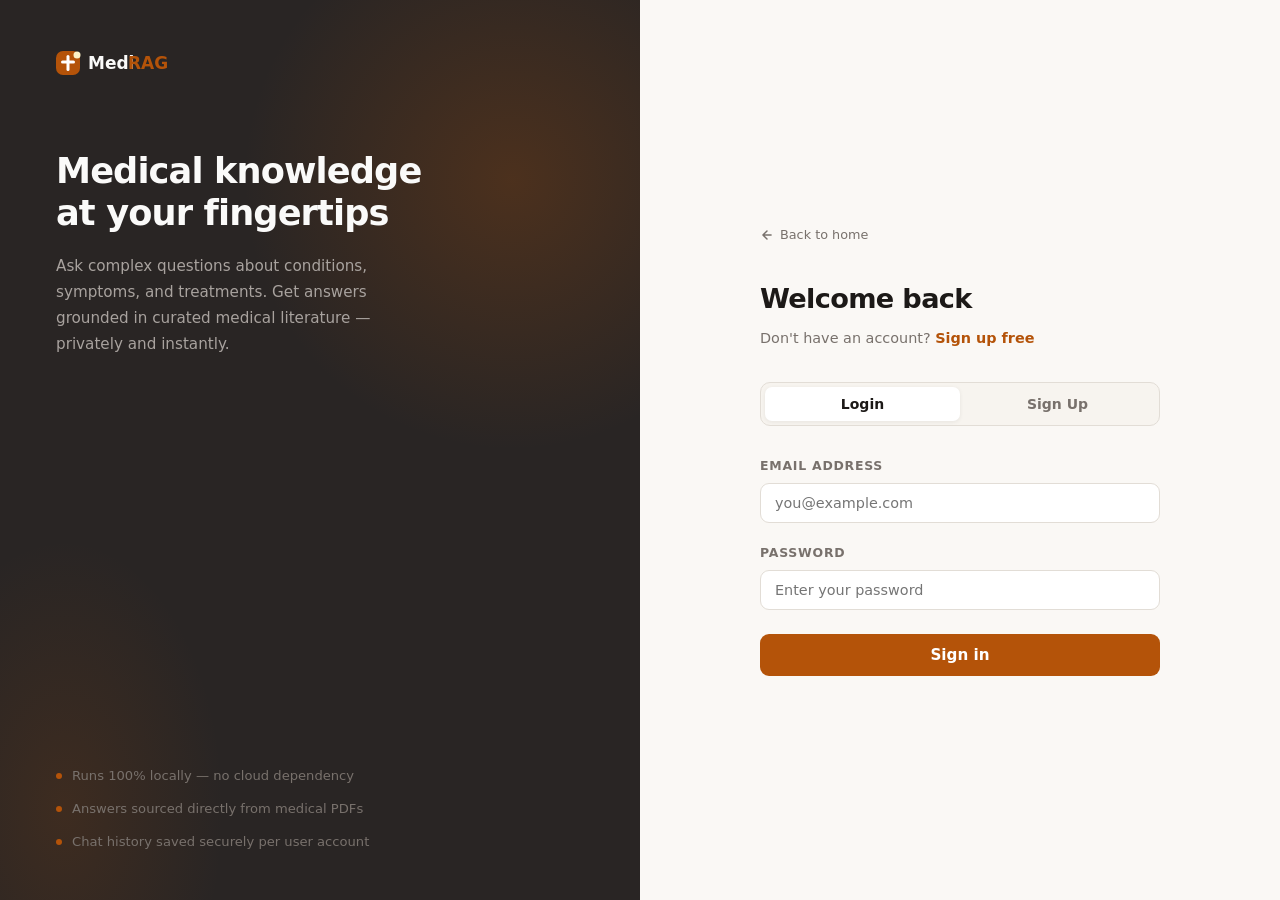
<file: static/settings.html>
<!DOCTYPE html>
<html lang="en">
<head>
  <meta charset="UTF-8"/>
  <meta name="viewport" content="width=device-width, initial-scale=1.0"/>
  <title>MediRAG — Settings</title>
  <link rel="stylesheet" href="style.css"/>
  <style>
    html, body { height: 100%; overflow: hidden; }
    body { display: flex; flex-direction: column; }

    /* ── TOP BAR ── */
    .topbar {
      height: 56px;
      flex-shrink: 0;
      background: var(--surface);
      border-bottom: 1px solid var(--border);
      display: flex;
      align-items: center;
      justify-content: space-between;
      padding: 0 24px;
      z-index: 50;
    }

    .topbar-left { display: flex; align-items: center; gap: 16px; }

    .back-btn {
      display: flex;
      align-items: center;
      gap: 6px;
      font-size: 0.82rem;
      color: var(--muted);
      padding: 6px 10px;
      border-radius: 7px;
      border: none;
      background: none;
      cursor: pointer;
      transition: all 0.15s;
      text-decoration: none;
    }
    .back-btn:hover { background: var(--surface2); color: var(--text); }
    .back-btn svg { width: 14px; height: 14px; stroke: currentColor; fill: none; stroke-width: 2.5; stroke-linecap: round; stroke-linejoin: round; }

    .topbar-title {
      font-size: 0.95rem;
      font-weight: 700;
      color: var(--text);
    }

    /* ── LAYOUT ── */
    .settings-layout {
      flex: 1;
      display: flex;
      overflow: hidden;
    }

    /* ── SETTINGS NAV ── */
    .settings-nav {
      width: 220px;
      flex-shrink: 0;
      background: var(--surface);
      border-right: 1px solid var(--border);
      padding: 24px 12px;
      overflow-y: auto;
    }

    .settings-nav-section {
      font-size: 0.68rem;
      font-weight: 700;
      text-transform: uppercase;
      letter-spacing: 0.08em;
      color: var(--subtle);
      padding: 0 10px;
      margin-bottom: 6px;
      margin-top: 18px;
    }
    .settings-nav-section:first-child { margin-top: 0; }

    .nav-item {
      display: flex;
      align-items: center;
      gap: 10px;
      padding: 9px 10px;
      border-radius: 8px;
      font-size: 0.84rem;
      font-weight: 500;
      color: var(--muted);
      cursor: pointer;
      border: none;
      background: transparent;
      width: 100%;
      text-align: left;
      transition: all 0.15s;
    }
    .nav-item:hover { background: var(--surface2); color: var(--text); }
    .nav-item.active { background: var(--accent-light); color: var(--accent); font-weight: 600; }
    .nav-item svg {
      width: 15px; height: 15px;
      stroke: currentColor;
      fill: none;
      stroke-width: 2;
      stroke-linecap: round;
      stroke-linejoin: round;
    }

    /* ── SETTINGS CONTENT ── */
    .settings-content {
      flex: 1;
      overflow-y: auto;
      padding: 36px 48px;
    }

    .panel { display: none; }
    .panel.active { display: block; }

    .panel-header {
      margin-bottom: 32px;
      padding-bottom: 20px;
      border-bottom: 1px solid var(--border);
    }

    .panel-header h2 {
      font-size: 1.25rem;
      font-weight: 800;
      color: var(--text);
      letter-spacing: -0.02em;
      margin-bottom: 5px;
    }

    .panel-header p {
      font-size: 0.875rem;
      color: var(--muted);
    }

    /* Card */
    .settings-card {
      background: var(--surface);
      border: 1px solid var(--border);
      border-radius: 12px;
      padding: 24px;
      margin-bottom: 20px;
    }

    .settings-card h3 {
      font-size: 0.925rem;
      font-weight: 700;
      color: var(--text);
      margin-bottom: 6px;
    }

    .settings-card .card-desc {
      font-size: 0.82rem;
      color: var(--muted);
      margin-bottom: 20px;
      line-height: 1.55;
    }

    /* Profile avatar section */
    .profile-avatar-row {
      display: flex;
      align-items: center;
      gap: 20px;
      margin-bottom: 24px;
    }

    .big-avatar {
      width: 64px; height: 64px;
      border-radius: 50%;
      background: var(--accent);
      display: flex;
      align-items: center;
      justify-content: center;
      font-size: 24px;
      font-weight: 800;
      color: white;
      flex-shrink: 0;
    }

    .avatar-info h4 {
      font-size: 1rem;
      font-weight: 700;
      color: var(--text);
      margin-bottom: 3px;
    }

    .avatar-info p {
      font-size: 0.82rem;
      color: var(--muted);
    }

    /* Inline form row */
    .form-row {
      display: grid;
      grid-template-columns: 1fr 1fr;
      gap: 16px;
    }

    /* Toggle */
    .toggle-row {
      display: flex;
      align-items: center;
      justify-content: space-between;
      padding: 14px 0;
      border-bottom: 1px solid var(--border);
    }
    .toggle-row:last-child { border-bottom: none; padding-bottom: 0; }

    .toggle-info h4 { font-size: 0.875rem; font-weight: 600; color: var(--text); margin-bottom: 2px; }
    .toggle-info p  { font-size: 0.78rem; color: var(--muted); }

    .toggle {
      width: 42px; height: 24px;
      background: var(--border2);
      border-radius: 12px;
      position: relative;
      cursor: pointer;
      flex-shrink: 0;
      transition: background 0.2s;
      border: none;
    }
    .toggle.on { background: var(--accent); }
    .toggle::after {
      content: '';
      position: absolute;
      width: 18px; height: 18px;
      background: white;
      border-radius: 50%;
      top: 3px; left: 3px;
      transition: transform 0.2s;
      box-shadow: 0 1px 4px rgba(0,0,0,0.2);
    }
    .toggle.on::after { transform: translateX(18px); }

    /* Stat row */
    .stat-row {
      display: grid;
      grid-template-columns: repeat(3, 1fr);
      gap: 16px;
    }

    .stat-box {
      background: var(--surface2);
      border: 1px solid var(--border);
      border-radius: 10px;
      padding: 18px;
      text-align: center;
    }

    .stat-box .s-val {
      font-size: 1.5rem;
      font-weight: 800;
      color: var(--text);
      letter-spacing: -0.02em;
    }

    .stat-box .s-lbl {
      font-size: 0.74rem;
      color: var(--muted);
      margin-top: 3px;
    }

    /* Danger zone */
    .danger-zone {
      border-color: #fecaca;
      background: var(--danger-bg);
    }

    .danger-zone h3 { color: var(--danger); }
  </style>
</head>
<body>

<!-- TOP BAR -->
<div class="topbar">
  <div class="topbar-left">
    <a href="chat.html" class="back-btn">
      <svg viewBox="0 0 24 24"><path d="M19 12H5M12 5l-7 7 7 7"/></svg>
      Back to chat
    </a>
    <span style="color:var(--border);user-select:none;">|</span>
    <span class="topbar-title">Settings</span>
  </div>
  <a href="index.html">
    <svg width="100" height="24" viewBox="0 0 100 24" fill="none" xmlns="http://www.w3.org/2000/svg">
      <rect x="0" y="2" width="20" height="20" rx="5.5" fill="#b45309"/>
      <rect x="8.5" y="5" width="3" height="14" rx="1.5" fill="white"/>
      <rect x="4" y="10.5" width="12" height="3" rx="1.5" fill="white"/>
      <circle cx="17" cy="5" r="2.8" fill="#fef3c7"/>
      <text x="27" y="17" font-family="'Segoe UI', system-ui, sans-serif" font-weight="800" font-size="14" fill="#1c1917">Medi</text>
      <text x="60" y="17" font-family="'Segoe UI', system-ui, sans-serif" font-weight="800" font-size="14" fill="#b45309">RAG</text>
    </svg>
  </a>
</div>

<div class="settings-layout">

  <!-- NAV -->
  <nav class="settings-nav">
    <div class="settings-nav-section">Account</div>
    <button class="nav-item active" onclick="showPanel('profile', this)">
      <svg viewBox="0 0 24 24"><path d="M20 21v-2a4 4 0 0 0-4-4H8a4 4 0 0 0-4 4v2"/><circle cx="12" cy="7" r="4"/></svg>
      Profile
    </button>
    <button class="nav-item" onclick="showPanel('security', this)">
      <svg viewBox="0 0 24 24"><rect x="3" y="11" width="18" height="11" rx="2" ry="2"/><path d="M7 11V7a5 5 0 0 1 10 0v4"/></svg>
      Security
    </button>

    <div class="settings-nav-section">Preferences</div>
    <button class="nav-item" onclick="showPanel('preferences', this)">
      <svg viewBox="0 0 24 24"><circle cx="12" cy="12" r="3"/><path d="M19.07 4.93a10 10 0 0 1 0 14.14M4.93 4.93a10 10 0 0 0 0 14.14"/></svg>
      Preferences
    </button>

    <div class="settings-nav-section">Data</div>
    <button class="nav-item" onclick="showPanel('data', this)">
      <svg viewBox="0 0 24 24"><ellipse cx="12" cy="5" rx="9" ry="3"/><path d="M21 12c0 1.66-4 3-9 3s-9-1.34-9-3"/><path d="M3 5v14c0 1.66 4 3 9 3s9-1.34 9-3V5"/></svg>
      Data &amp; History
    </button>

    <div class="settings-nav-section">About</div>
    <button class="nav-item" onclick="showPanel('about', this)">
      <svg viewBox="0 0 24 24"><circle cx="12" cy="12" r="10"/><line x1="12" y1="8" x2="12" y2="12"/><line x1="12" y1="16" x2="12.01" y2="16"/></svg>
      About MediRAG
    </button>
  </nav>

  <!-- CONTENT -->
  <div class="settings-content">

    <!-- ── PROFILE ── -->
    <div class="panel active" id="panel-profile">
      <div class="panel-header">
        <h2>Profile</h2>
        <p>Manage your account name and email address.</p>
      </div>

      <div id="profile-alert" class="alert"></div>

      <div class="settings-card">
        <div class="profile-avatar-row">
          <div class="big-avatar" id="bigAvatar">U</div>
          <div class="avatar-info">
            <h4 id="avatarName">Loading...</h4>
            <p id="avatarEmail">—</p>
          </div>
        </div>

        <form onsubmit="saveProfile(event)">
          <div class="form-row">
            <div class="form-group">
              <label>Full name</label>
              <input type="text" id="p-name" placeholder="Your name" required/>
            </div>
            <div class="form-group">
              <label>Email address</label>
              <input type="email" id="p-email" placeholder="you@example.com" required/>
            </div>
          </div>
          <button type="submit" class="btn btn-primary" id="saveProfileBtn">Save changes</button>
        </form>
      </div>
    </div>

    <!-- ── SECURITY ── -->
    <div class="panel" id="panel-security">
      <div class="panel-header">
        <h2>Security</h2>
        <p>Change your password to keep your account safe.</p>
      </div>

      <div id="sec-alert" class="alert"></div>

      <div class="settings-card">
        <h3>Change password</h3>
        <p class="card-desc">Choose a strong password of at least 6 characters.</p>
        <form onsubmit="changePassword(event)">
          <div class="form-group">
            <label>Current password</label>
            <input type="password" id="s-current" placeholder="Enter current password" required/>
          </div>
          <div class="form-group">
            <label>New password</label>
            <input type="password" id="s-new" placeholder="Min. 6 characters" required/>
          </div>
          <div class="form-group">
            <label>Confirm new password</label>
            <input type="password" id="s-confirm" placeholder="Repeat new password" required/>
          </div>
          <button type="submit" class="btn btn-primary" id="changePassBtn">Update password</button>
        </form>
      </div>
    </div>

    <!-- ── PREFERENCES ── -->
    <div class="panel" id="panel-preferences">
      <div class="panel-header">
        <h2>Preferences</h2>
        <p>Customize how MediRAG behaves for you.</p>
      </div>

      <div class="settings-card">
        <h3>Chat behavior</h3>
        <p class="card-desc">Control how the chat interface responds.</p>

        <div class="toggle-row">
          <div class="toggle-info">
            <h4>Enter to send</h4>
            <p>Press Enter to send a message. Use Shift+Enter for a new line.</p>
          </div>
          <button class="toggle on" id="toggleEnter" onclick="this.classList.toggle('on')"></button>
        </div>

        <div class="toggle-row">
          <div class="toggle-info">
            <h4>Auto-scroll to latest</h4>
            <p>Automatically scroll to the newest message when the chat updates.</p>
          </div>
          <button class="toggle on" id="toggleScroll" onclick="this.classList.toggle('on')"></button>
        </div>

        <div class="toggle-row">
          <div class="toggle-info">
            <h4>Show message timestamps</h4>
            <p>Display the time each message was sent below the bubble.</p>
          </div>
          <button class="toggle on" id="toggleTs" onclick="this.classList.toggle('on')"></button>
        </div>
      </div>

      <div class="settings-card">
        <h3>Model settings</h3>
        <p class="card-desc">Configure the local LLM used for generating answers.</p>
        <div class="form-group" style="margin-bottom:0">
          <label>Model name</label>
          <input type="text" value="phi4-mini:latest" readonly style="background:var(--surface2);color:var(--muted);cursor:not-allowed;"/>
        </div>
        <p style="font-size:0.75rem;color:var(--subtle);margin-top:8px;">Model selection is configured in app.py.</p>
      </div>
    </div>

    <!-- ── DATA ── -->
    <div class="panel" id="panel-data">
      <div class="panel-header">
        <h2>Data &amp; History</h2>
        <p>View and manage your conversation data.</p>
      </div>

      <div id="data-alert" class="alert"></div>

      <div class="settings-card">
        <h3>Your usage</h3>
        <p class="card-desc">Statistics about your activity on MediRAG.</p>
        <div class="stat-row">
          <div class="stat-box">
            <div class="s-val" id="stat-msgs">—</div>
            <div class="s-lbl">Total messages</div>
          </div>
          <div class="stat-box">
            <div class="s-val" id="stat-questions">—</div>
            <div class="s-lbl">Questions asked</div>
          </div>
          <div class="stat-box">
            <div class="s-val" id="stat-days">—</div>
            <div class="s-lbl">Days active</div>
          </div>
        </div>
      </div>

      <div class="settings-card danger-zone">
        <h3>Clear all history</h3>
        <p class="card-desc">Permanently delete all your conversation history. This action cannot be undone.</p>
        <button class="btn btn-danger" onclick="showClearModal()">Clear all conversations</button>
      </div>
    </div>

    <!-- ── ABOUT ── -->
    <div class="panel" id="panel-about">
      <div class="panel-header">
        <h2>About MediRAG</h2>
        <p>Technical details about this application.</p>
      </div>

      <div class="settings-card">
        <h3>What is MediRAG?</h3>
        <p class="card-desc">
          MediRAG is a local AI assistant that answers medical questions by searching
          a curated set of medical PDFs using Retrieval-Augmented Generation (RAG).
          Your data stays on your device — no cloud APIs are used.
        </p>

        <div style="display:grid;grid-template-columns:1fr 1fr;gap:12px;margin-top:4px;">
          <div style="background:var(--surface2);border:1px solid var(--border);border-radius:9px;padding:14px;">
            <div style="font-size:0.7rem;font-weight:700;text-transform:uppercase;letter-spacing:0.07em;color:var(--muted);margin-bottom:4px;">Embeddings</div>
            <div style="font-size:0.875rem;font-weight:600;color:var(--text);">all-MiniLM-L6-v2</div>
          </div>
          <div style="background:var(--surface2);border:1px solid var(--border);border-radius:9px;padding:14px;">
            <div style="font-size:0.7rem;font-weight:700;text-transform:uppercase;letter-spacing:0.07em;color:var(--muted);margin-bottom:4px;">LLM</div>
            <div style="font-size:0.875rem;font-weight:600;color:var(--text);">phi4-mini via Ollama</div>
          </div>
          <div style="background:var(--surface2);border:1px solid var(--border);border-radius:9px;padding:14px;">
            <div style="font-size:0.7rem;font-weight:700;text-transform:uppercase;letter-spacing:0.07em;color:var(--muted);margin-bottom:4px;">Vector store</div>
            <div style="font-size:0.875rem;font-weight:600;color:var(--text);">FAISS (local)</div>
          </div>
          <div style="background:var(--surface2);border:1px solid var(--border);border-radius:9px;padding:14px;">
            <div style="font-size:0.7rem;font-weight:700;text-transform:uppercase;letter-spacing:0.07em;color:var(--muted);margin-bottom:4px;">Backend</div>
            <div style="font-size:0.875rem;font-weight:600;color:var(--text);">Flask + SQLite</div>
          </div>
        </div>
      </div>

      <div class="settings-card">
        <h3>Knowledge base</h3>
        <p class="card-desc">Topics covered by the current document set.</p>
        <div style="display:flex;flex-wrap:wrap;gap:8px;margin-top:4px;">
          <span style="background:var(--accent-light);color:var(--accent);padding:5px 12px;border-radius:16px;font-size:0.78rem;font-weight:600;border:1px solid rgba(180,83,9,0.15);">Diabetes</span>
          <span style="background:var(--accent-light);color:var(--accent);padding:5px 12px;border-radius:16px;font-size:0.78rem;font-weight:600;border:1px solid rgba(180,83,9,0.15);">Hypertension</span>
          <span style="background:var(--accent-light);color:var(--accent);padding:5px 12px;border-radius:16px;font-size:0.78rem;font-weight:600;border:1px solid rgba(180,83,9,0.15);">Asthma</span>
          <span style="background:var(--accent-light);color:var(--accent);padding:5px 12px;border-radius:16px;font-size:0.78rem;font-weight:600;border:1px solid rgba(180,83,9,0.15);">Anaemia</span>
          <span style="background:var(--accent-light);color:var(--accent);padding:5px 12px;border-radius:16px;font-size:0.78rem;font-weight:600;border:1px solid rgba(180,83,9,0.15);">Arthritis</span>
          <span style="background:var(--accent-light);color:var(--accent);padding:5px 12px;border-radius:16px;font-size:0.78rem;font-weight:600;border:1px solid rgba(180,83,9,0.15);">Migraine</span>
          <span style="background:var(--accent-light);color:var(--accent);padding:5px 12px;border-radius:16px;font-size:0.78rem;font-weight:600;border:1px solid rgba(180,83,9,0.15);">Heart Disease</span>
        </div>
      </div>

      <div class="settings-card" style="background:var(--surface2);">
        <p style="font-size:0.8rem;color:var(--muted);line-height:1.6;">
          MediRAG is intended for informational purposes only and does not provide professional medical advice, diagnosis, or treatment.
          Always consult a qualified healthcare provider for medical concerns.
        </p>
      </div>
    </div>

  </div>
</div>

<!-- Clear confirm modal -->
<div class="modal-overlay" id="clearModal">
  <div class="modal">
    <div class="modal-title">Clear all conversations?</div>
    <div class="modal-body">This will permanently delete your entire chat history. This action cannot be undone.</div>
    <div class="modal-actions">
      <button class="btn btn-ghost" onclick="hideClearModal()">Cancel</button>
      <button class="btn btn-danger" onclick="doClearHistory()">Clear everything</button>
    </div>
  </div>
</div>

<script>
  const token    = localStorage.getItem("token");
  const userName = localStorage.getItem("userName") || "User";

  if (!token) window.location.href = "auth.html";

  // ── PANEL NAV ──
  function showPanel(id, btn) {
    document.querySelectorAll(".panel").forEach(p => p.classList.remove("active"));
    document.querySelectorAll(".nav-item").forEach(b => b.classList.remove("active"));
    document.getElementById("panel-" + id).classList.add("active");
    btn.classList.add("active");
    if (id === "data") loadStats();
  }

  // ── LOAD PROFILE ──
  async function loadProfile() {
    try {
      const res  = await fetch("/api/me", { headers: { Authorization: "Bearer " + token } });
      if (!res.ok) return;
      const data = await res.json();
      document.getElementById("bigAvatar").textContent  = data.name[0].toUpperCase();
      document.getElementById("avatarName").textContent = data.name;
      document.getElementById("avatarEmail").textContent = data.email;
      document.getElementById("p-name").value  = data.name;
      document.getElementById("p-email").value = data.email;
    } catch {}
  }

  // ── SAVE PROFILE ──
  async function saveProfile(e) {
    e.preventDefault();
    const btn = document.getElementById("saveProfileBtn");
    btn.disabled = true; btn.textContent = "Saving...";
    try {
      const res  = await fetch("/api/me", {
        method: "PUT",
        headers: { "Content-Type": "application/json", Authorization: "Bearer " + token },
        body: JSON.stringify({
          name:  document.getElementById("p-name").value.trim(),
          email: document.getElementById("p-email").value.trim()
        })
      });
      const data = await res.json();
      if (!res.ok) { showAlert("profile-alert", data.error, "error"); return; }
      localStorage.setItem("userName", data.name);
      showAlert("profile-alert", "Profile updated successfully.", "success");
      document.getElementById("bigAvatar").textContent  = data.name[0].toUpperCase();
      document.getElementById("avatarName").textContent = data.name;
      document.getElementById("avatarEmail").textContent = data.email;
    } catch { showAlert("profile-alert", "Could not reach server.", "error"); }
    finally { btn.disabled = false; btn.textContent = "Save changes"; }
  }

  // ── CHANGE PASSWORD ──
  async function changePassword(e) {
    e.preventDefault();
    const newPass = document.getElementById("s-new").value;
    const confirm = document.getElementById("s-confirm").value;
    if (newPass !== confirm) { showAlert("sec-alert", "New passwords do not match.", "error"); return; }
    const btn = document.getElementById("changePassBtn");
    btn.disabled = true; btn.textContent = "Updating...";
    try {
      const res  = await fetch("/api/me/password", {
        method: "PUT",
        headers: { "Content-Type": "application/json", Authorization: "Bearer " + token },
        body: JSON.stringify({
          current_password: document.getElementById("s-current").value,
          new_password:     newPass
        })
      });
      const data = await res.json();
      if (!res.ok) { showAlert("sec-alert", data.error, "error"); return; }
      showAlert("sec-alert", "Password updated successfully.", "success");
      e.target.reset();
    } catch { showAlert("sec-alert", "Could not reach server.", "error"); }
    finally { btn.disabled = false; btn.textContent = "Update password"; }
  }

  // ── STATS ──
  async function loadStats() {
    try {
      const res  = await fetch("/api/history", { headers: { Authorization: "Bearer " + token } });
      const data = await res.json();
      const total    = data.length;
      const questions = data.filter(m => m.role === "user").length;
      const days = new Set(data.map(m => m.timestamp ? m.timestamp.substring(0, 10) : "")).size;
      document.getElementById("stat-msgs").textContent      = total;
      document.getElementById("stat-questions").textContent = questions;
      document.getElementById("stat-days").textContent      = days;
    } catch {}
  }

  // ── CLEAR HISTORY ──
  function showClearModal() { document.getElementById("clearModal").classList.add("show"); }
  function hideClearModal() { document.getElementById("clearModal").classList.remove("show"); }

  async function doClearHistory() {
    hideClearModal();
    try {
      await fetch("/api/history", { method: "DELETE", headers: { Authorization: "Bearer " + token } });
      showAlert("data-alert", "All conversation history has been cleared.", "success");
      loadStats();
    } catch { showAlert("data-alert", "Could not reach server.", "error"); }
  }

  // ── ALERT HELPER ──
  function showAlert(id, msg, type) {
    const el = document.getElementById(id);
    el.textContent = msg;
    el.className = `alert alert-${type} show`;
    setTimeout(() => { el.className = `alert alert-${type}`; }, 4000);
  }

  // Init
  loadProfile();
</script>
</body>
</html>
</file>
<file: static/style.css>
/* ============================================================
   MediRAG — Global Stylesheet
   Color Palette: Warm slate, amber accent, cream backgrounds
   ============================================================ */

*, *::before, *::after { box-sizing: border-box; margin: 0; padding: 0; }

:root {
  /* Backgrounds */
  --bg:          #faf8f5;
  --bg2:         #f3f0eb;
  --surface:     #ffffff;
  --surface2:    #f7f4ef;

  /* Borders */
  --border:      #e2ddd6;
  --border2:     #ccc8c0;

  /* Text */
  --text:        #1c1917;
  --text2:       #44403c;
  --muted:       #78716c;
  --subtle:      #a8a29e;

  /* Accent — warm amber */
  --accent:      #b45309;
  --accent-light:#fef3c7;
  --accent-hover:#92400e;

  /* Primary — deep warm slate */
  --primary:     #292524;
  --primary2:    #44403c;

  /* Status */
  --danger:      #dc2626;
  --danger-bg:   #fef2f2;
  --success:     #16a34a;

  /* Shadows */
  --shadow-sm:   0 1px 4px rgba(28,25,23,0.07);
  --shadow:      0 4px 16px rgba(28,25,23,0.10);
  --shadow-lg:   0 8px 40px rgba(28,25,23,0.14);
}

body {
  font-family: 'Segoe UI', system-ui, -apple-system, sans-serif;
  background: var(--bg);
  color: var(--text);
  line-height: 1.6;
  -webkit-font-smoothing: antialiased;
}

a { color: inherit; text-decoration: none; }

button { font-family: inherit; cursor: pointer; }

input, textarea, select {
  font-family: inherit;
  color: var(--text);
}

/* ── Utility ── */
.hidden { display: none !important; }

/* ── Buttons ── */
.btn {
  display: inline-flex;
  align-items: center;
  justify-content: center;
  gap: 8px;
  padding: 10px 22px;
  border-radius: 8px;
  font-size: 0.9rem;
  font-weight: 600;
  border: none;
  transition: all 0.18s ease;
  white-space: nowrap;
}

.btn-primary {
  background: var(--accent);
  color: #fff;
}
.btn-primary:hover { background: var(--accent-hover); transform: translateY(-1px); box-shadow: 0 4px 12px rgba(180,83,9,0.3); }

.btn-outline {
  background: transparent;
  color: var(--text);
  border: 1.5px solid var(--border2);
}
.btn-outline:hover { border-color: var(--accent); color: var(--accent); background: var(--accent-light); }

.btn-ghost {
  background: transparent;
  color: var(--muted);
  border: none;
  padding: 8px 14px;
}
.btn-ghost:hover { background: var(--surface2); color: var(--text); }

.btn-danger {
  background: var(--danger-bg);
  color: var(--danger);
  border: 1px solid #fecaca;
}
.btn-danger:hover { background: #fee2e2; }

.btn:disabled { opacity: 0.5; cursor: not-allowed; transform: none !important; box-shadow: none !important; }

/* ── Form ── */
.form-group { margin-bottom: 20px; }

.form-group label {
  display: block;
  font-size: 0.78rem;
  font-weight: 700;
  color: var(--muted);
  letter-spacing: 0.06em;
  text-transform: uppercase;
  margin-bottom: 7px;
}

.form-group input,
.form-group select,
.form-group textarea {
  width: 100%;
  padding: 11px 14px;
  border: 1.5px solid var(--border);
  border-radius: 9px;
  font-size: 0.9rem;
  background: var(--surface);
  outline: none;
  transition: border-color 0.18s;
}

.form-group input:focus,
.form-group select:focus,
.form-group textarea:focus { border-color: var(--accent); }

/* ── Alert ── */
.alert {
  padding: 11px 14px;
  border-radius: 8px;
  font-size: 0.85rem;
  margin-bottom: 16px;
  display: none;
}
.alert.show { display: block; }
.alert-error   { background: var(--danger-bg); border: 1px solid #fecaca; color: var(--danger); }
.alert-success { background: #f0fdf4; border: 1px solid #bbf7d0; color: var(--success); }

/* ── Modal ── */
.modal-overlay {
  position: fixed;
  inset: 0;
  background: rgba(28,25,23,0.4);
  backdrop-filter: blur(3px);
  z-index: 200;
  display: none;
  align-items: center;
  justify-content: center;
  padding: 24px;
}
.modal-overlay.show { display: flex; }

.modal {
  background: var(--surface);
  border-radius: 16px;
  padding: 32px;
  width: 100%;
  max-width: 400px;
  box-shadow: var(--shadow-lg);
  animation: modalIn 0.2s ease;
}

@keyframes modalIn {
  from { opacity:0; transform: scale(0.95) translateY(8px); }
  to   { opacity:1; transform: scale(1) translateY(0); }
}

.modal-title {
  font-size: 1.1rem;
  font-weight: 700;
  color: var(--text);
  margin-bottom: 8px;
}

.modal-body {
  font-size: 0.875rem;
  color: var(--muted);
  margin-bottom: 24px;
  line-height: 1.6;
}

.modal-actions {
  display: flex;
  gap: 10px;
  justify-content: flex-end;
}

/* ── Scrollbar ── */
::-webkit-scrollbar { width: 5px; height: 5px; }
::-webkit-scrollbar-track { background: transparent; }
::-webkit-scrollbar-thumb { background: var(--border2); border-radius: 4px; }
</file>
